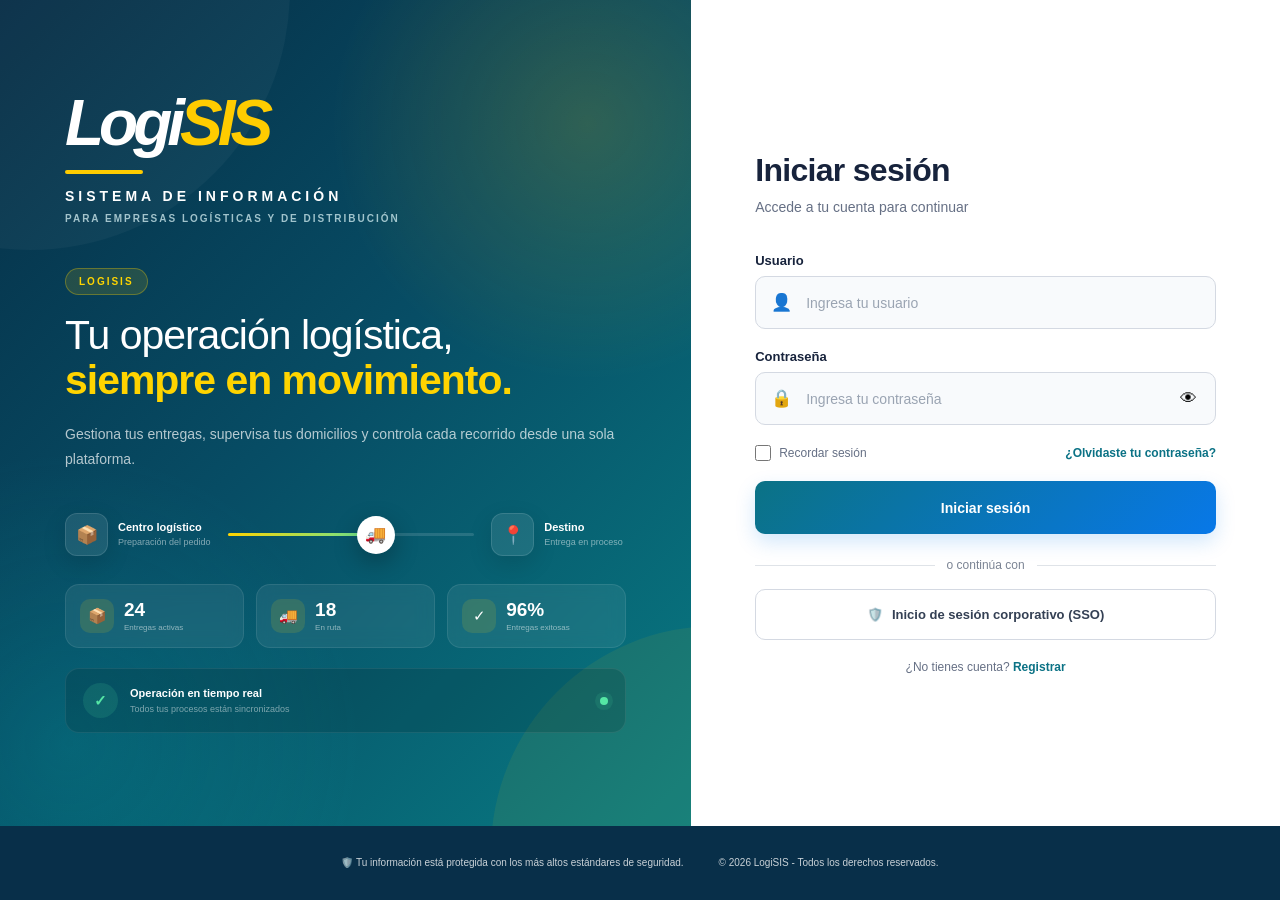
<file: src/main/resources/static/admin.html>
<!DOCTYPE html>
<html lang="es">

<head>

    <meta charset="UTF-8">

    <meta
        name="viewport"
        content="width=device-width, initial-scale=1.0"
    >

    <meta
        name="description"
        content="Panel de administración LogiSIS"
    >

    <title>LogiSIS - Panel del administrador</title>

    <link
        rel="preconnect"
        href="https://fonts.googleapis.com"
    >

    <link
        rel="preconnect"
        href="https://fonts.gstatic.com"
        crossorigin
    >

    <link
        href="https://fonts.googleapis.com/css2?family=Montserrat:wght@400;500;600;700;800&display=swap"
        rel="stylesheet"
    >

    <link
        rel="stylesheet"
        href="css/domiciliario.css"
    >

    <link
        rel="stylesheet"
        href="css/admin.css"
    >

</head>


<body>

    <div class="app-domiciliario">

        <aside
            id="barraLateral"
            class="barra-lateral"
        >

            <div class="logo-panel">

                <div class="logo-texto">

                    <span class="logo-logi">
                        Logi
                    </span>

                    <span class="logo-sis">
                        SIS
                    </span>

                </div>

                <span class="logo-subtitulo">
                    PANEL ADMINISTRADOR
                </span>

            </div>


            <div class="perfil-sidebar">

                <div
                    id="avatarSidebar"
                    class="avatar"
                >
                    A
                </div>

                <div class="perfil-info">

                    <strong id="nombreSidebar">
                        Administrador
                    </strong>

                    <span>
                        Administrador
                    </span>

                </div>

                <span
                    class="estado-indicador"
                    title="Sesión activa"
                ></span>

            </div>


            <nav class="navegacion-panel">

                <p class="titulo-menu">
                    MENÚ PRINCIPAL
                </p>

                <button
                    type="button"
                    class="item-menu activo"
                    data-seccion="inicio"
                >

                    <span class="icono-menu">
                        🏠
                    </span>

                    <span>
                        Inicio
                    </span>

                </button>

                <button
                    type="button"
                    class="item-menu"
                    data-seccion="pedidos"
                >

                    <span class="icono-menu">
                        📦
                    </span>

                    <span>
                        Pedidos
                    </span>

                    <span
                        id="contadorPedidosMenu"
                        class="contador-menu"
                    >
                        0
                    </span>

                </button>

                <button
                    type="button"
                    class="item-menu"
                    data-seccion="domiciliarios"
                >

                    <span class="icono-menu">
                        🛵
                    </span>

                    <span>
                        Domiciliarios
                    </span>

                </button>

                <button
                    type="button"
                    class="item-menu"
                    data-seccion="novedades"
                >

                    <span class="icono-menu">
                        ⚠️
                    </span>

                    <span>
                        Novedades
                    </span>

                    <span
                        id="contadorNovedadesMenu"
                        class="contador-menu contador-alerta"
                    >
                        0
                    </span>

                </button>

                <p class="titulo-menu titulo-menu-secundario">
                    MI CUENTA
                </p>

                <button
                    type="button"
                    class="item-menu"
                    data-seccion="perfil"
                >

                    <span class="icono-menu">
                        👤
                    </span>

                    <span>
                        Mi perfil
                    </span>

                </button>

            </nav>


            <div class="sidebar-inferior">

                <button
                    type="button"
                    id="botonCerrarSesion"
                    class="boton-cerrar"
                >

                    <span>
                        ↪
                    </span>

                    Cerrar sesión

                </button>

            </div>

        </aside>


        <main class="contenido-principal">

            <header class="barra-superior">

                <div class="barra-superior-izquierda">

                    <button
                        type="button"
                        id="botonMenu"
                        class="boton-menu"
                        aria-label="Abrir menú"
                    >
                        ☰
                    </button>

                    <div>

                        <span class="miga-pan">
                            Panel de administración
                        </span>

                        <h1 id="tituloSeccion">
                            Inicio
                        </h1>

                    </div>

                </div>

                <div class="barra-superior-derecha">

                    <div class="usuario-superior">

                        <div
                            id="avatarSuperior"
                            class="avatar avatar-pequeno"
                        >
                            A
                        </div>

                        <div class="usuario-superior-info">

                            <strong id="nombreSuperior">
                                Administrador
                            </strong>

                            <span>
                                Administrador
                            </span>

                        </div>

                    </div>

                </div>

            </header>


            <div class="contenido-secciones">

                <section
                    id="seccion-inicio"
                    class="seccion activa"
                >

                    <div class="bienvenida">

                        <div>

                            <span class="etiqueta-seccion">
                                RESUMEN DE LA OPERACIÓN
                            </span>

                            <h2>
                                ¡Hola,
                                <span id="nombreBienvenida">
                                    Administrador
                                </span>
                                !
                                <span class="saludo-emoji">
                                    👋
                                </span>
                            </h2>

                            <p>
                                Revisa los pedidos, asígnalos y
                                da seguimiento a cada entrega.
                            </p>

                        </div>

                        <button
                            type="button"
                            class="boton-principal boton-nuevo"
                            data-accion="nuevo"
                        >
                            + Crear pedido
                        </button>

                    </div>


                    <div class="estadisticas-panel">

                        <article class="tarjeta-estadistica">

                            <div class="icono-estadistica azul">
                                📦
                            </div>

                            <div>

                                <span>
                                    Pedidos totales
                                </span>

                                <strong id="statTotal">
                                    0
                                </strong>

                                <small id="statSinAsignar">
                                    Sin información
                                </small>

                            </div>

                        </article>

                        <article class="tarjeta-estadistica">

                            <div class="icono-estadistica naranja">
                                🚚
                            </div>

                            <div>

                                <span>
                                    En proceso
                                </span>

                                <strong id="statProceso">
                                    0
                                </strong>

                                <small>
                                    Aún sin entregar
                                </small>

                            </div>

                        </article>

                        <article class="tarjeta-estadistica">

                            <div class="icono-estadistica verde">
                                ✓
                            </div>

                            <div>

                                <span>
                                    Entregados
                                </span>

                                <strong id="statEntregados">
                                    0
                                </strong>

                                <small>
                                    Entregas realizadas
                                </small>

                            </div>

                        </article>

                        <article class="tarjeta-estadistica">

                            <div class="icono-estadistica morado">
                                ⚠
                            </div>

                            <div>

                                <span>
                                    Con novedad
                                </span>

                                <strong id="statNovedades">
                                    0
                                </strong>

                                <small>
                                    Requieren atención
                                </small>

                            </div>

                        </article>

                    </div>


                    <div class="grid-inicio">

                        <article class="tarjeta-panel">

                            <div class="cabecera-tarjeta">

                                <div>

                                    <span class="mini-titulo">
                                        ACTIVIDAD
                                    </span>

                                    <h3>
                                        Pedidos recientes
                                    </h3>

                                </div>

                                <span class="icono-cabecera">
                                    📦
                                </span>

                            </div>

                            <div
                                id="listaRecientes"
                                class="lista-recientes"
                            ></div>

                        </article>

                        <article class="tarjeta-panel">

                            <div class="cabecera-tarjeta">

                                <div>

                                    <span class="mini-titulo">
                                        POR ASIGNAR
                                    </span>

                                    <h3>
                                        Sin domiciliario
                                    </h3>

                                </div>

                                <span class="icono-cabecera">
                                    🛵
                                </span>

                            </div>

                            <div
                                id="listaSinAsignar"
                                class="lista-recientes"
                            ></div>

                        </article>

                    </div>

                </section>


                <section
                    id="seccion-pedidos"
                    class="seccion"
                >

                    <div class="encabezado-seccion">

                        <div>

                            <span class="mini-titulo">
                                GESTIÓN
                            </span>

                            <h2>
                                Pedidos
                            </h2>

                            <p>
                                Crea, edita, asigna y da seguimiento
                                a todos los pedidos.
                            </p>

                        </div>

                        <div class="encabezado-acciones">

                            <button
                                type="button"
                                id="botonActualizar"
                                class="boton-secundario"
                            >
                                ↻ Actualizar
                            </button>

                            <button
                                type="button"
                                class="boton-principal boton-nuevo"
                                data-accion="nuevo"
                            >
                                + Crear pedido
                            </button>

                        </div>

                    </div>


                    <div class="barra-filtros">

                        <input
                            type="search"
                            id="buscarPedido"
                            class="campo-texto campo-buscar"
                            placeholder="Buscar por guía, destinatario o dirección"
                            autocomplete="off"
                        >

                        <select
                            id="filtroEstado"
                            class="campo-texto campo-filtro"
                        ></select>

                        <select
                            id="filtroAsignacion"
                            class="campo-texto campo-filtro"
                        >

                            <option value="todos">
                                Todas las asignaciones
                            </option>

                            <option value="sin">
                                Sin domiciliario
                            </option>

                            <option value="con">
                                Con domiciliario
                            </option>

                        </select>

                    </div>


                    <div
                        id="tablaPedidos"
                        class="tabla-contenedor"
                    ></div>

                </section>


                <section
                    id="seccion-domiciliarios"
                    class="seccion"
                >

                    <div class="encabezado-seccion">

                        <div>

                            <span class="mini-titulo">
                                EQUIPO
                            </span>

                            <h2>
                                Domiciliarios
                            </h2>

                            <p>
                                Usuarios registrados con rol de
                                domiciliario y su carga de trabajo.
                            </p>

                        </div>

                    </div>

                    <div
                        id="tablaDomiciliarios"
                        class="tabla-contenedor"
                    ></div>

                </section>


                <section
                    id="seccion-novedades"
                    class="seccion"
                >

                    <div class="encabezado-seccion">

                        <div>

                            <span class="mini-titulo">
                                SEGUIMIENTO
                            </span>

                            <h2>
                                Novedades
                            </h2>

                            <p>
                                Pedidos reportados con novedad por
                                los domiciliarios.
                            </p>

                        </div>

                    </div>

                    <div
                        id="listaNovedades"
                        class="lista-pedidos"
                    ></div>

                </section>


                <section
                    id="seccion-perfil"
                    class="seccion"
                >

                    <div class="encabezado-seccion">

                        <div>

                            <span class="mini-titulo">
                                MI CUENTA
                            </span>

                            <h2>
                                Mi perfil
                            </h2>

                            <p>
                                Consulta la información de tu cuenta.
                            </p>

                        </div>

                    </div>

                    <div class="perfil-panel">

                        <div class="perfil-panel-cabecera">

                            <div
                                id="avatarPerfil"
                                class="avatar avatar-grande"
                            >
                                A
                            </div>

                            <div>

                                <h3 id="nombrePerfil">
                                    Administrador
                                </h3>

                                <span>
                                    Administrador
                                </span>

                            </div>

                        </div>

                        <div class="datos-perfil">

                            <div class="dato-perfil">

                                <span>
                                    Nombre completo
                                </span>

                                <strong id="datoNombre">
                                    No disponible
                                </strong>

                            </div>

                            <div class="dato-perfil">

                                <span>
                                    Usuario
                                </span>

                                <strong id="datoUsuario">
                                    No disponible
                                </strong>

                            </div>

                            <div class="dato-perfil">

                                <span>
                                    Correo electrónico
                                </span>

                                <strong id="datoCorreo">
                                    No disponible
                                </strong>

                            </div>

                            <div class="dato-perfil">

                                <span>
                                    Rol
                                </span>

                                <strong id="datoRol">
                                    ADMINISTRADOR
                                </strong>

                            </div>

                        </div>

                    </div>

                </section>

            </div>


            <footer class="footer-panel">

                <span>
                    © 2026 LogiSIS
                </span>

                <span>
                    Sistema de Información para Empresas Logísticas
                </span>

            </footer>

        </main>

    </div>


    <div
        id="overlayMenu"
        class="overlay-menu"
    ></div>


    <div
        id="modalPedido"
        class="modal-fondo"
        hidden
    >

        <form
            id="formPedido"
            class="modal-ventana modal-ancha"
            role="dialog"
            aria-modal="true"
            aria-labelledby="modalPedidoTitulo"
            novalidate
        >

            <div class="modal-cabecera">

                <div>

                    <span
                        id="modalPedidoEtiqueta"
                        class="mini-titulo"
                    >
                        NUEVO PEDIDO
                    </span>

                    <h3 id="modalPedidoTitulo">
                        Crear pedido
                    </h3>

                </div>

                <button
                    type="button"
                    class="modal-cerrar"
                    data-accion="cerrar"
                    aria-label="Cerrar"
                >
                    ×
                </button>

            </div>

            <div class="modal-cuerpo">

                <div class="campo-grid">

                    <div class="campo">

                        <label
                            for="fRemitente"
                            class="campo-etiqueta"
                        >
                            Remitente
                        </label>

                        <input
                            id="fRemitente"
                            class="campo-texto"
                            type="text"
                            maxlength="80"
                            autocomplete="off"
                        >

                    </div>

                    <div class="campo">

                        <label
                            for="fDestinatario"
                            class="campo-etiqueta"
                        >
                            Destinatario
                        </label>

                        <input
                            id="fDestinatario"
                            class="campo-texto"
                            type="text"
                            maxlength="80"
                            autocomplete="off"
                        >

                    </div>

                    <div class="campo">

                        <label
                            for="fTelefono"
                            class="campo-etiqueta"
                        >
                            Teléfono
                        </label>

                        <input
                            id="fTelefono"
                            class="campo-texto"
                            type="tel"
                            maxlength="20"
                            autocomplete="off"
                        >

                    </div>

                    <div class="campo">

                        <label
                            for="fPrioridad"
                            class="campo-etiqueta"
                        >
                            Prioridad
                        </label>

                        <select
                            id="fPrioridad"
                            class="campo-texto"
                        >

                            <option value="Normal">
                                Normal
                            </option>

                            <option value="Alta">
                                Alta
                            </option>

                        </select>

                    </div>

                    <div class="campo campo-completo">

                        <label
                            for="fDireccion"
                            class="campo-etiqueta"
                        >
                            Dirección
                        </label>

                        <input
                            id="fDireccion"
                            class="campo-texto"
                            type="text"
                            maxlength="120"
                            autocomplete="off"
                        >

                    </div>

                    <div class="campo">

                        <label
                            for="fCiudad"
                            class="campo-etiqueta"
                        >
                            Ciudad
                        </label>

                        <input
                            id="fCiudad"
                            class="campo-texto"
                            type="text"
                            maxlength="60"
                            autocomplete="off"
                        >

                    </div>

                    <div class="campo">

                        <label
                            for="fContenido"
                            class="campo-etiqueta"
                        >
                            Contenido
                        </label>

                        <input
                            id="fContenido"
                            class="campo-texto"
                            type="text"
                            maxlength="120"
                            autocomplete="off"
                        >

                    </div>

                    <div class="campo">

                        <label
                            for="fDistancia"
                            class="campo-etiqueta"
                        >
                            Distancia (km)
                        </label>

                        <input
                            id="fDistancia"
                            class="campo-texto"
                            type="number"
                            min="0"
                            step="0.1"
                            value="0"
                        >

                    </div>

                    <div class="campo">

                        <label
                            for="fTiempo"
                            class="campo-etiqueta"
                        >
                            Tiempo estimado (min)
                        </label>

                        <input
                            id="fTiempo"
                            class="campo-texto"
                            type="number"
                            min="0"
                            step="1"
                            value="0"
                        >

                    </div>

                    <div
                        id="campoDomiciliario"
                        class="campo campo-completo"
                    >

                        <label
                            for="fDomiciliario"
                            class="campo-etiqueta"
                        >
                            Domiciliario (opcional)
                        </label>

                        <select
                            id="fDomiciliario"
                            class="campo-texto"
                        ></select>

                    </div>

                </div>

                <p
                    id="errorFormulario"
                    class="error-formulario"
                    hidden
                ></p>

            </div>

            <div class="modal-acciones">

                <button
                    type="button"
                    class="boton-secundario"
                    data-accion="cerrar"
                >
                    Cancelar
                </button>

                <button
                    type="submit"
                    id="botonGuardarPedido"
                    class="boton-principal boton-guardar"
                >
                    Guardar pedido
                </button>

            </div>

        </form>

    </div>


    <div
        id="modalDetalle"
        class="modal-fondo"
        hidden
    >

        <div
            class="modal-ventana"
            role="dialog"
            aria-modal="true"
            aria-labelledby="modalDetalleTitulo"
        >

            <div class="modal-cabecera">

                <div>

                    <span class="mini-titulo">
                        DETALLE DEL PEDIDO
                    </span>

                    <h3 id="modalDetalleTitulo">
                        Pedido
                    </h3>

                </div>

                <button
                    type="button"
                    class="modal-cerrar"
                    data-accion="cerrar"
                    aria-label="Cerrar"
                >
                    ×
                </button>

            </div>

            <div
                id="modalDetalleCuerpo"
                class="modal-cuerpo"
            ></div>

            <div
                id="modalDetalleAcciones"
                class="modal-acciones"
            ></div>

        </div>

    </div>


    <div
        id="modalAsignar"
        class="modal-fondo"
        hidden
    >

        <form
            id="formAsignar"
            class="modal-ventana modal-estrecha"
            role="dialog"
            aria-modal="true"
            aria-labelledby="modalAsignarTitulo"
        >

            <div class="modal-cabecera">

                <div>

                    <span class="mini-titulo">
                        ASIGNACIÓN
                    </span>

                    <h3 id="modalAsignarTitulo">
                        Asignar domiciliario
                    </h3>

                </div>

                <button
                    type="button"
                    class="modal-cerrar"
                    data-accion="cerrar"
                    aria-label="Cerrar"
                >
                    ×
                </button>

            </div>

            <div class="modal-cuerpo">

                <label
                    for="selectAsignar"
                    class="campo-etiqueta"
                >
                    Domiciliario
                </label>

                <select
                    id="selectAsignar"
                    class="campo-texto"
                ></select>

                <p class="ayuda-formulario">
                    Al asignar, el pedido pasa a "En ciudad destino"
                    y el domiciliario recibe un aviso.
                </p>

            </div>

            <div class="modal-acciones">

                <button
                    type="button"
                    class="boton-secundario"
                    data-accion="cerrar"
                >
                    Cancelar
                </button>

                <button
                    type="submit"
                    class="boton-principal boton-guardar"
                >
                    Asignar
                </button>

            </div>

        </form>

    </div>


    <div
        id="modalEstado"
        class="modal-fondo"
        hidden
    >

        <form
            id="formEstado"
            class="modal-ventana modal-estrecha"
            role="dialog"
            aria-modal="true"
            aria-labelledby="modalEstadoTitulo"
        >

            <div class="modal-cabecera">

                <div>

                    <span class="mini-titulo">
                        SEGUIMIENTO
                    </span>

                    <h3 id="modalEstadoTitulo">
                        Cambiar estado
                    </h3>

                </div>

                <button
                    type="button"
                    class="modal-cerrar"
                    data-accion="cerrar"
                    aria-label="Cerrar"
                >
                    ×
                </button>

            </div>

            <div class="modal-cuerpo">

                <label
                    for="selectEstado"
                    class="campo-etiqueta"
                >
                    Nuevo estado
                </label>

                <select
                    id="selectEstado"
                    class="campo-texto"
                ></select>

                <label
                    for="textoObservacion"
                    class="campo-etiqueta"
                >
                    Observación
                    <span id="obsOpcional">(opcional)</span>
                </label>

                <textarea
                    id="textoObservacion"
                    class="campo-texto"
                    rows="3"
                    maxlength="300"
                    placeholder="Notas sobre el cambio de estado"
                ></textarea>

                <p
                    id="errorEstado"
                    class="error-formulario"
                    hidden
                ></p>

            </div>

            <div class="modal-acciones">

                <button
                    type="button"
                    class="boton-secundario"
                    data-accion="cerrar"
                >
                    Cancelar
                </button>

                <button
                    type="submit"
                    class="boton-principal boton-guardar"
                >
                    Actualizar estado
                </button>

            </div>

        </form>

    </div>


    <div
        id="toast"
        class="toast"
        role="status"
        aria-live="polite"
    >

        <strong id="toastTitulo"></strong>

        <span id="toastMensaje"></span>

    </div>


    <script src="js/admin.js"></script>

</body>

</html>
</file>
<file: src/main/resources/static/css/domiciliario.css>
/* =========================================================
   LOGISIS - PANEL DEL DOMICILIARIO
   domiciliario.css
   ========================================================= */


/* =========================================================
   1. RESET GENERAL
   ========================================================= */

* {
    margin: 0;
    padding: 0;
    box-sizing: border-box;
}

html {
    width: 100%;
    min-height: 100%;
    scroll-behavior: smooth;
}

body {
    width: 100%;
    min-height: 100vh;

    font-family:
        "Montserrat",
        Arial,
        Helvetica,
        sans-serif;

    background: #f4f7fb;
    color: #17233c;

    overflow-x: hidden;
}


/* =========================================================
   2. VARIABLES
   ========================================================= */

:root {

    --azul-oscuro: #062d45;
    --azul-principal: #0b7285;
    --azul-claro: #0878e8;
    --turquesa: #087b83;

    --amarillo: #ffcc00;

    --verde: #16a34a;
    --verde-claro: #55e6a5;

    --naranja: #f59e0b;
    --rojo: #dc2626;
    --morado: #7c3aed;

    --texto: #17233c;
    --texto-secundario: #667085;
    --texto-suave: #94a3b8;

    --fondo: #f4f7fb;
    --blanco: #ffffff;

    --borde: #e2e8f0;

    --sombra:
        0 8px 25px rgba(15, 23, 42, 0.07);

    --sombra-grande:
        0 18px 45px rgba(15, 23, 42, 0.10);

    --radio: 14px;
}


/* =========================================================
   3. CONTENEDOR PRINCIPAL
   ========================================================= */

.app-domiciliario {
    width: 100%;
    min-height: 100vh;

    display: flex;

    background: var(--fondo);
}


/* =========================================================
   4. BARRA LATERAL
   ========================================================= */

.barra-lateral {

    position: fixed;

    top: 0;
    left: 0;
    bottom: 0;

    width: 265px;

    display: flex;
    flex-direction: column;

    background:
        linear-gradient(
            180deg,
            #062d45 0%,
            #074d65 55%,
            #087b83 100%
        );

    color: #ffffff;

    z-index: 1000;

    overflow-y: auto;
    overflow-x: hidden;

    box-shadow:
        8px 0 30px rgba(6, 45, 69, 0.15);
}


/* =========================================================
   5. LOGO
   ========================================================= */

.logo-panel {

    padding: 27px 25px 22px;

    border-bottom:
        1px solid rgba(255, 255, 255, 0.09);
}

.logo-texto {

    display: inline-flex;
    align-items: center;

    font-size: 34px;
    font-weight: 900;
    font-style: italic;

    letter-spacing: -2px;
    line-height: 1;
}

.logo-logi {
    color: #ffffff;
}

.logo-sis {
    color: var(--amarillo);
}

.logo-subtitulo {

    display: block;

    margin-top: 10px;

    color:
        rgba(255, 255, 255, 0.52);

    font-size: 8px;
    font-weight: 700;

    letter-spacing: 2px;
}


/* =========================================================
   6. PERFIL SIDEBAR
   ========================================================= */

.perfil-sidebar {

    margin: 20px 17px;

    padding: 15px;

    display: flex;
    align-items: center;

    gap: 11px;

    border:
        1px solid rgba(255, 255, 255, 0.10);

    border-radius: 13px;

    background:
        rgba(255, 255, 255, 0.07);

    backdrop-filter: blur(8px);
    -webkit-backdrop-filter: blur(8px);
}

.avatar {

    width: 43px;
    height: 43px;

    flex-shrink: 0;

    display: flex;
    align-items: center;
    justify-content: center;

    border-radius: 50%;

    background:
        linear-gradient(
            135deg,
            #ffcc00,
            #ffd84d
        );

    color: #082f49;

    font-size: 15px;
    font-weight: 900;

    box-shadow:
        0 5px 15px rgba(0, 0, 0, 0.15);
}

.perfil-info {
    flex: 1;
    min-width: 0;
}

.perfil-info strong {

    display: block;

    color: #ffffff;

    font-size: 12px;
    font-weight: 800;

    white-space: nowrap;
    overflow: hidden;
    text-overflow: ellipsis;
}

.perfil-info span {

    display: block;

    margin-top: 4px;

    color:
        rgba(255, 255, 255, 0.52);

    font-size: 9px;
}


/* INDICADOR DE ESTADO */

.estado-indicador {

    width: 8px;
    height: 8px;

    flex-shrink: 0;

    border-radius: 50%;

    background: var(--verde-claro);

    box-shadow:
        0 0 0 4px rgba(85, 230, 165, 0.10);

    animation:
        pulso-online 2s infinite;
}


/* =========================================================
   7. NAVEGACIÓN
   ========================================================= */

.navegacion-panel {

    flex: 1;

    padding: 5px 15px;
}

.titulo-menu {

    margin: 15px 10px 9px;

    color:
        rgba(255, 255, 255, 0.38);

    font-size: 8px;
    font-weight: 800;

    letter-spacing: 1.8px;

    text-transform: uppercase;
}

.titulo-menu-secundario {
    margin-top: 25px;
}


/* ITEMS */

.item-menu {

    width: 100%;
    min-height: 46px;

    margin-bottom: 5px;

    padding: 0 13px;

    display: flex;
    align-items: center;

    gap: 12px;

    border: none;
    border-radius: 10px;

    background: transparent;

    color:
        rgba(255, 255, 255, 0.68);

    font-family: inherit;

    font-size: 12px;
    font-weight: 600;

    cursor: pointer;

    transition:
        background 0.2s ease,
        color 0.2s ease,
        transform 0.2s ease;
}

.item-menu:hover {

    background:
        rgba(255, 255, 255, 0.08);

    color: #ffffff;

    transform:
        translateX(3px);
}

.item-menu.activo {

    background:
        rgba(255, 255, 255, 0.13);

    color: #ffffff;

    box-shadow:
        inset 3px 0 0 var(--amarillo);
}

.icono-menu {

    width: 22px;

    display: flex;
    align-items: center;
    justify-content: center;

    font-size: 16px;
}

.contador-menu {

    min-width: 21px;
    height: 21px;

    padding: 0 6px;

    margin-left: auto;

    display: flex;
    align-items: center;
    justify-content: center;

    border-radius: 20px;

    background: var(--amarillo);

    color: #082f49;

    font-size: 9px;
    font-weight: 900;
}


/* =========================================================
   8. PARTE INFERIOR SIDEBAR
   ========================================================= */

.sidebar-inferior {

    padding: 15px;
}


/* SOPORTE */

.soporte-sidebar {

    margin-bottom: 15px;

    padding: 14px;

    display: flex;
    align-items: flex-start;

    gap: 10px;

    border:
        1px solid rgba(255, 255, 255, 0.08);

    border-radius: 12px;

    background:
        rgba(0, 0, 0, 0.10);
}

.soporte-icono {

    width: 25px;
    height: 25px;

    flex-shrink: 0;

    display: flex;
    align-items: center;
    justify-content: center;

    border-radius: 50%;

    background:
        rgba(255, 255, 255, 0.10);

    color: var(--amarillo);

    font-size: 12px;
    font-weight: 800;
}

.soporte-sidebar strong {

    display: block;

    color: #ffffff;

    font-size: 10px;
}

.soporte-sidebar small {

    display: block;

    margin-top: 5px;

    color:
        rgba(255, 255, 255, 0.48);

    font-size: 8px;

    line-height: 1.4;
}


/* CERRAR SESIÓN */

.boton-cerrar {

    width: 100%;
    height: 42px;

    display: flex;
    align-items: center;
    justify-content: center;

    gap: 8px;

    border:
        1px solid rgba(255, 255, 255, 0.12);

    border-radius: 9px;

    background:
        rgba(255, 255, 255, 0.05);

    color:
        rgba(255, 255, 255, 0.65);

    font-family: inherit;

    font-size: 10px;
    font-weight: 700;

    cursor: pointer;

    transition:
        background 0.2s ease,
        color 0.2s ease;
}

.boton-cerrar:hover {

    background:
        rgba(220, 38, 38, 0.18);

    color: #ffffff;
}


/* =========================================================
   9. CONTENIDO PRINCIPAL
   ========================================================= */

.contenido-principal {

    width: calc(100% - 265px);

    min-height: 100vh;

    margin-left: 265px;
}


/* =========================================================
   10. BARRA SUPERIOR
   ========================================================= */

.barra-superior {

    position: sticky;

    top: 0;

    width: 100%;
    min-height: 76px;

    padding: 0 38px;

    display: flex;
    align-items: center;
    justify-content: space-between;

    background:
        rgba(255, 255, 255, 0.95);

    border-bottom:
        1px solid #e9edf3;

    backdrop-filter: blur(10px);
    -webkit-backdrop-filter: blur(10px);

    z-index: 100;
}

.barra-superior-izquierda {

    display: flex;
    align-items: center;

    gap: 15px;
}

.barra-superior-derecha {

    display: flex;
    align-items: center;

    gap: 15px;
}


/* BOTÓN MENÚ */

.boton-menu {

    width: 38px;
    height: 38px;

    display: none;

    align-items: center;
    justify-content: center;

    border:
        1px solid #e1e6ee;

    border-radius: 10px;

    background: #ffffff;

    color: #475569;

    font-size: 18px;

    cursor: pointer;
}


/* MIGAS */

.miga-pan {

    display: block;

    margin-bottom: 4px;

    color: var(--texto-secundario);

    font-size: 9px;
    font-weight: 700;

    text-transform: uppercase;
    letter-spacing: 1px;
}

.barra-superior h1 {

    color: var(--texto);

    font-size: 20px;
    font-weight: 800;
}


/* =========================================================
   11. NOTIFICACIONES
   ========================================================= */

.boton-notificacion {

    position: relative;

    width: 40px;
    height: 40px;

    display: flex;
    align-items: center;
    justify-content: center;

    border:
        1px solid #e1e6ee;

    border-radius: 10px;

    background: #ffffff;

    font-size: 16px;

    cursor: pointer;

    transition:
        background 0.2s ease,
        transform 0.2s ease;
}

.boton-notificacion:hover {

    background: #f7f9fc;

    transform:
        translateY(-1px);
}

.badge-notificacion {

    position: absolute;

    top: -4px;
    right: -4px;

    min-width: 18px;
    height: 18px;

    padding: 0 4px;

    display: flex;
    align-items: center;
    justify-content: center;

    border-radius: 20px;

    background: var(--rojo);

    color: #ffffff;

    font-size: 8px;
    font-weight: 800;
}


/* =========================================================
   12. USUARIO SUPERIOR
   ========================================================= */

.usuario-superior {

    display: flex;
    align-items: center;

    gap: 9px;
}

.avatar-pequeno {

    width: 38px;
    height: 38px;

    font-size: 13px;
}

.usuario-superior-info strong {

    display: block;

    color: var(--texto);

    font-size: 11px;
    font-weight: 800;
}

.usuario-superior-info span {

    display: block;

    margin-top: 3px;

    color: var(--texto-suave);

    font-size: 8px;
}


/* =========================================================
   13. CONTENIDO DE SECCIONES
   ========================================================= */

.contenido-secciones {

    width: 100%;

    max-width: 1450px;

    margin: 0 auto;

    padding:
        35px 38px 45px;
}


/* =========================================================
   14. SECCIONES
   ========================================================= */

.seccion {

    display: none;

    animation:
        aparecer-seccion 0.25s ease;
}

.seccion.activa {
    display: block;
}


/* =========================================================
   15. BIENVENIDA
   ========================================================= */

.bienvenida {

    margin-bottom: 28px;

    display: flex;

    align-items: flex-end;
    justify-content: space-between;

    gap: 25px;
}

.etiqueta-seccion {

    display: inline-flex;

    align-items: center;

    padding:
        6px 10px;

    margin-bottom: 10px;

    border:
        1px solid #d8e8ed;

    border-radius: 20px;

    background: #eef8fa;

    color: var(--azul-principal);

    font-size: 9px;
    font-weight: 800;

    letter-spacing: 1px;
}

.bienvenida h2 {

    color: var(--texto);

    font-size:
        clamp(25px, 3vw, 36px);

    font-weight: 800;

    line-height: 1.15;

    letter-spacing: -1px;
}

.bienvenida h2 > span:first-of-type {

    color: var(--azul-principal);
}

.saludo-emoji {
    color: initial;
}

.bienvenida p {

    margin-top: 8px;

    color: var(--texto-secundario);

    font-size: 13px;
}


/* =========================================================
   16. ESTADO DE TRABAJO
   ========================================================= */

.estado-trabajo {

    display: flex;
    align-items: center;

    gap: 10px;
}

.estado-trabajo > span {

    color: #475569;

    font-size: 11px;
    font-weight: 700;
}

.estado-trabajo select {

    height: 36px;

    padding:
        0 30px 0 11px;

    border:
        1px solid #d7dee8;

    border-radius: 8px;

    outline: none;

    background: #ffffff;

    color: #334155;

    font-family: inherit;

    font-size: 11px;
    font-weight: 700;

    cursor: pointer;
}

.estado-trabajo select:focus {

    border-color:
        var(--azul-principal);

    box-shadow:
        0 0 0 3px
        rgba(11, 114, 133, 0.09);
}


/* =========================================================
   17. ESTADÍSTICAS
   ========================================================= */

.estadisticas-panel {

    display: grid;

    grid-template-columns:
        repeat(4, minmax(0, 1fr));

    gap: 15px;

    margin-bottom: 25px;
}

.tarjeta-estadistica {

    position: relative;

    min-width: 0;

    padding: 19px;

    display: flex;
    align-items: center;

    gap: 14px;

    border:
        1px solid var(--borde);

    border-radius: var(--radio);

    background: #ffffff;

    box-shadow: var(--sombra);

    overflow: hidden;

    transition:
        transform 0.22s ease,
        box-shadow 0.22s ease;
}

.tarjeta-estadistica::after {

    content: "";

    position: absolute;

    right: -25px;
    bottom: -30px;

    width: 90px;
    height: 90px;

    border-radius: 50%;

    background:
        rgba(11, 114, 133, 0.04);
}

.tarjeta-estadistica:hover {

    transform:
        translateY(-4px);

    box-shadow:
        0 14px 32px
        rgba(15, 23, 42, 0.10);
}

.icono-estadistica {

    width: 45px;
    height: 45px;

    flex-shrink: 0;

    display: flex;
    align-items: center;
    justify-content: center;

    border-radius: 11px;

    background: #eef5ff;

    font-size: 18px;
}

.icono-estadistica.azul {
    background: #eef5ff;
}

.icono-estadistica.verde {
    background: #ecfdf3;
}

.icono-estadistica.naranja {
    background: #fff7e6;
}

.icono-estadistica.morado {
    background: #f3e8ff;
}

.tarjeta-estadistica span {

    display: block;

    color: var(--texto-secundario);

    font-size: 9px;
    font-weight: 600;
}

.tarjeta-estadistica strong {

    display: block;

    margin-top: 5px;

    color: var(--texto);

    font-size: 27px;
    font-weight: 900;

    line-height: 1;
}

.tarjeta-estadistica small {

    display: block;

    margin-top: 5px;

    color: var(--texto-suave);

    font-size: 8px;
}


/* =========================================================
   18. GRID INICIO
   ========================================================= */

.grid-inicio {

    display: grid;

    grid-template-columns:
        minmax(0, 1.65fr)
        minmax(300px, 0.85fr);

    gap: 20px;
}


/* =========================================================
   19. TARJETAS
   ========================================================= */

.tarjeta-panel {

    border:
        1px solid var(--borde);

    border-radius: var(--radio);

    background: #ffffff;

    box-shadow: var(--sombra);

    overflow: hidden;
}

.cabecera-tarjeta {

    min-height: 65px;

    padding:
        15px 20px;

    display: flex;
    align-items: center;
    justify-content: space-between;

    border-bottom:
        1px solid #edf0f4;
}

.mini-titulo {

    display: block;

    margin-bottom: 5px;

    color:
        var(--azul-principal);

    font-size: 8px;
    font-weight: 800;

    letter-spacing: 1px;
}

.cabecera-tarjeta h3 {

    color: var(--texto);

    font-size: 14px;
    font-weight: 800;
}

.icono-cabecera {

    font-size: 20px;
}


/* =========================================================
   20. ESTADO PEDIDO
   ========================================================= */

.badge-estado {

    display: inline-flex;

    align-items: center;

    padding:
        6px 10px;

    border-radius: 20px;

    font-size: 8px;
    font-weight: 800;
}

.badge-estado.pendiente {

    background: #fff7e6;

    color: #b45309;
}

.badge-estado.en-ruta {

    background: #eef5ff;

    color: #2563eb;
}

.badge-estado.completado {

    background: #ecfdf3;

    color: #15803d;
}


/* =========================================================
   21. PRÓXIMO PEDIDO
   ========================================================= */

.pedido-principal {

    padding: 25px;
}

.pedido-vacio {

    min-height: 170px;

    display: flex;

    flex-direction: column;

    align-items: center;
    justify-content: center;

    text-align: center;
}

.pedido-vacio > span {

    width: 55px;
    height: 55px;

    margin-bottom: 12px;

    display: flex;
    align-items: center;
    justify-content: center;

    border-radius: 50%;

    background: #eef8fa;

    font-size: 23px;
}

.pedido-vacio strong {

    color: var(--texto);

    font-size: 13px;
}

.pedido-vacio p {

    max-width: 300px;

    margin-top: 7px;

    color: var(--texto-secundario);

    font-size: 10px;

    line-height: 1.5;
}


/* =========================================================
   22. RESUMEN DE RUTA
   ========================================================= */

.resumen-ruta {

    padding: 20px;

    display: grid;

    grid-template-columns:
        repeat(3, 1fr);

    gap: 10px;
}

.dato-ruta {

    padding: 13px;

    border-radius: 10px;

    background: #f7f9fc;
}

.dato-icono {

    display: block;

    margin-bottom: 8px;

    font-size: 16px;
}

.dato-ruta strong {

    display: block;

    color: var(--texto);

    font-size: 14px;
    font-weight: 900;
}

.dato-ruta span {

    display: block;

    margin-top: 4px;

    color: var(--texto-secundario);

    font-size: 8px;
}


/* =========================================================
   23. BOTONES
   ========================================================= */

.boton-principal {

    min-height: 43px;

    margin:
        0 20px 20px;

    padding:
        0 18px;

    display: inline-flex;

    align-items: center;
    justify-content: center;

    gap: 8px;

    border: none;

    border-radius: 9px;

    background:
        linear-gradient(
            135deg,
            #0b7285,
            #0878e8
        );

    color: #ffffff;

    font-family: inherit;

    font-size: 11px;
    font-weight: 800;

    cursor: pointer;

    box-shadow:
        0 7px 17px
        rgba(8, 120, 232, 0.16);

    transition:
        transform 0.2s ease,
        box-shadow 0.2s ease;
}

.boton-principal:hover {

    transform:
        translateY(-2px);

    box-shadow:
        0 10px 23px
        rgba(8, 120, 232, 0.24);
}

.boton-secundario {

    min-height: 38px;

    padding:
        0 14px;

    border:
        1px solid #d7dee8;

    border-radius: 8px;

    background: #ffffff;

    color: var(--texto);

    font-family: inherit;

    font-size: 10px;
    font-weight: 700;

    cursor: pointer;

    transition:
        background 0.2s ease,
        border-color 0.2s ease;
}

.boton-secundario:hover {

    background: #f7f9fc;

    border-color:
        #bfc7d4;
}


/* =========================================================
   24. ESTADO DEL SISTEMA
   ========================================================= */

.estado-sistema {

    margin-top: 20px;

    padding:
        15px 18px;

    display: flex;
    align-items: center;

    gap: 12px;

    border:
        1px solid #dceee5;

    border-radius: 12px;

    background: #f4fcf7;
}

.estado-sistema-icono {

    width: 34px;
    height: 34px;

    flex-shrink: 0;

    display: flex;
    align-items: center;
    justify-content: center;

    border-radius: 50%;

    background:
        rgba(22, 163, 74, 0.10);

    color: var(--verde);

    font-size: 14px;
    font-weight: 900;
}

.estado-sistema strong {

    display: block;

    color: #166534;

    font-size: 10px;
}

.estado-sistema span:not(.pulso-online) {

    display: block;

    margin-top: 3px;

    color: #64748b;

    font-size: 8px;
}

.pulso-online {

    width: 8px;
    height: 8px;

    margin-left: auto;

    flex-shrink: 0;

    border-radius: 50%;

    background: var(--verde-claro);

    box-shadow:
        0 0 0 4px
        rgba(85, 230, 165, 0.10);

    animation:
        pulso-online 2s infinite;
}


/* =========================================================
   25. ENCABEZADOS DE SECCIÓN
   ========================================================= */

.encabezado-seccion {

    margin-bottom: 25px;

    display: flex;
    align-items: flex-end;
    justify-content: space-between;

    gap: 20px;
}

.encabezado-seccion h2 {

    color: var(--texto);

    font-size: 27px;
    font-weight: 800;

    letter-spacing: -0.6px;
}

.encabezado-seccion p {

    margin-top: 7px;

    color: var(--texto-secundario);

    font-size: 12px;
}


/* =========================================================
   26. LISTA DE PEDIDOS
   ========================================================= */

.lista-pedidos {

    width: 100%;

    border:
        1px solid var(--borde);

    border-radius: var(--radio);

    background: #ffffff;

    box-shadow: var(--sombra);

    overflow: hidden;
}

.pedido-item {

    padding:
        16px 20px;

    display: flex;
    align-items: center;

    gap: 13px;

    border-bottom:
        1px solid #edf0f4;
}

.pedido-item:last-child {
    border-bottom: none;
}

.pedido-icono {

    width: 40px;
    height: 40px;

    flex-shrink: 0;

    display: flex;
    align-items: center;
    justify-content: center;

    border-radius: 10px;

    background: #eef8fa;

    font-size: 16px;
}

.pedido-info {

    flex: 1;

    min-width: 0;
}

.pedido-info strong {

    display: block;

    color: var(--texto);

    font-size: 11px;
    font-weight: 800;
}

.pedido-info span {

    display: block;

    margin-top: 4px;

    color: var(--texto-secundario);

    font-size: 9px;
}


/* =========================================================
   27. RUTA
   ========================================================= */

.ruta-panel {

    padding: 20px;

    border:
        1px solid var(--borde);

    border-radius: var(--radio);

    background: #ffffff;

    box-shadow: var(--sombra);
}

.ruta-resumen-superior {

    display: flex;

    align-items: center;
    justify-content: space-between;

    margin-bottom: 20px;
}

.ruta-resumen-superior span:first-child {

    display: block;

    color: var(--texto-secundario);

    font-size: 9px;
}

.ruta-resumen-superior strong {

    display: block;

    margin-top: 4px;

    color: var(--texto);

    font-size: 14px;
}


/* MAPA */

.mapa-simulacion {

    position: relative;

    width: 100%;
    height: 320px;

    overflow: hidden;

    border-radius: 15px;

    background:
        linear-gradient(
            135deg,
            #e9f4f5,
            #f7fafb
        );

    border:
        1px solid #dce9ed;
}

.mapa-grid {

    position: absolute;

    inset: 0;

    background-image:
        linear-gradient(
            rgba(11, 114, 133, 0.08) 1px,
            transparent 1px
        ),
        linear-gradient(
            90deg,
            rgba(11, 114, 133, 0.08) 1px,
            transparent 1px
        );

    background-size:
        40px 40px;
}

.linea-mapa {

    position: absolute;

    top: 50%;
    left: 15%;
    right: 15%;

    height: 5px;

    transform:
        rotate(-8deg);

    border-radius: 20px;

    background:
        linear-gradient(
            90deg,
            var(--azul-principal),
            var(--azul-claro)
        );
}

.marcador {

    position: absolute;

    display: flex;

    flex-direction: column;

    align-items: center;

    gap: 5px;

    z-index: 2;
}

.marcador span {

    width: 44px;
    height: 44px;

    display: flex;

    align-items: center;
    justify-content: center;

    border-radius: 50%;

    background: #ffffff;

    box-shadow:
        0 8px 20px
        rgba(15, 23, 42, 0.15);

    font-size: 19px;
}

.marcador small {

    padding:
        4px 7px;

    border-radius: 6px;

    background: #ffffff;

    color: var(--texto);

    font-size: 8px;
    font-weight: 800;
}

.marcador-origen {

    left: 12%;
    top: 25%;
}

.marcador-destino {

    right: 12%;
    bottom: 18%;
}

.vehiculo-mapa {

    position: absolute;

    left: 50%;
    top: 48%;

    width: 45px;
    height: 45px;

    display: flex;

    align-items: center;
    justify-content: center;

    transform:
        translate(-50%, -50%);

    border-radius: 50%;

    background: #ffffff;

    box-shadow:
        0 8px 22px
        rgba(15, 23, 42, 0.18);

    font-size: 20px;

    animation:
        mover-vehiculo 4s ease-in-out infinite alternate;
}


/* PARADAS */

.paradas-ruta {

    margin-top: 20px;
}

.parada {

    display: flex;

    align-items: center;

    gap: 12px;

    padding: 13px 0;

    border-bottom:
        1px solid #edf0f4;
}

.parada:last-child {
    border-bottom: none;
}

.numero-parada {

    width: 30px;
    height: 30px;

    flex-shrink: 0;

    display: flex;

    align-items: center;
    justify-content: center;

    border-radius: 50%;

    background: #eef8fa;

    color: var(--azul-principal);

    font-size: 10px;
    font-weight: 900;
}

.parada strong {

    display: block;

    color: var(--texto);

    font-size: 11px;
}

.parada span:not(.numero-parada) {

    display: block;

    margin-top: 3px;

    color: var(--texto-secundario);

    font-size: 9px;
}


/* =========================================================
   28. HISTORIAL
   ========================================================= */

.tabla-contenedor {

    min-height: 250px;

    display: flex;

    align-items: center;
    justify-content: center;

    border:
        1px solid var(--borde);

    border-radius: var(--radio);

    background: #ffffff;

    box-shadow: var(--sombra);
}

.tabla-vacia {

    text-align: center;
}

.tabla-vacia > span {

    display: block;

    margin-bottom: 12px;

    font-size: 35px;
}

.tabla-vacia strong {

    display: block;

    color: var(--texto);

    font-size: 13px;
}

.tabla-vacia p {

    margin-top: 7px;

    color: var(--texto-secundario);

    font-size: 10px;
}


/* =========================================================
   29. PERFIL
   ========================================================= */

.perfil-panel {

    padding: 25px;

    border:
        1px solid var(--borde);

    border-radius: var(--radio);

    background: #ffffff;

    box-shadow: var(--sombra);
}

.perfil-panel-cabecera {

    display: flex;

    align-items: center;

    gap: 15px;

    padding-bottom: 22px;

    border-bottom:
        1px solid #edf0f4;
}

.avatar-grande {

    width: 65px;
    height: 65px;

    font-size: 21px;
}

.perfil-panel-cabecera h3 {

    color: var(--texto);

    font-size: 18px;
    font-weight: 800;
}

.perfil-panel-cabecera span {

    display: block;

    margin-top: 5px;

    color: var(--azul-principal);

    font-size: 10px;
    font-weight: 700;
}

.datos-perfil {

    margin-top: 20px;

    display: grid;

    grid-template-columns:
        repeat(2, 1fr);

    gap: 15px;
}

.dato-perfil {

    padding: 15px;

    border-radius: 10px;

    background: #f7f9fc;
}

.dato-perfil span {

    display: block;

    color: var(--texto-suave);

    font-size: 9px;
}

.dato-perfil strong {

    display: block;

    margin-top: 5px;

    color: var(--texto);

    font-size: 11px;
}


/* =========================================================
   30. NOTIFICACIONES
   ========================================================= */

.panel-notificaciones {

    position: fixed;

    top: 85px;
    right: 25px;

    width: 350px;
    max-width: calc(100% - 30px);

    max-height: 500px;

    display: none;

    flex-direction: column;

    border-radius: 15px;

    background: #ffffff;

    box-shadow:
        0 20px 50px
        rgba(15, 23, 42, 0.18);

    border:
        1px solid var(--borde);

    z-index: 2000;

    overflow: hidden;
}

.panel-notificaciones.activo {
    display: flex;
}

.notificaciones-cabecera {

    padding: 17px 20px;

    display: flex;

    align-items: center;
    justify-content: space-between;

    border-bottom:
        1px solid #edf0f4;
}

.notificaciones-cabecera strong {

    display: block;

    color: var(--texto);

    font-size: 12px;
}

.notificaciones-cabecera span {

    display: block;

    margin-top: 3px;

    color: var(--texto-suave);

    font-size: 8px;
}

.notificaciones-cabecera button {

    width: 30px;
    height: 30px;

    border: none;

    border-radius: 50%;

    background: #f1f5f9;

    color: #475569;

    font-size: 18px;

    cursor: pointer;
}

.notificacion-vacia {

    padding: 50px 20px;

    text-align: center;
}

.notificacion-vacia > span {

    display: block;

    margin-bottom: 12px;

    font-size: 30px;
}

.notificacion-vacia strong {

    display: block;

    color: var(--texto);

    font-size: 12px;
}

.notificacion-vacia p {

    margin-top: 6px;

    color: var(--texto-secundario);

    font-size: 9px;
}


/* =========================================================
   31. OVERLAY MÓVIL
   ========================================================= */

.overlay-menu {

    position: fixed;

    inset: 0;

    display: none;

    background:
        rgba(8, 47, 73, 0.45);

    z-index: 900;
}

.overlay-menu.activo {
    display: block;
}


/* =========================================================
   32. FOOTER
   ========================================================= */

.footer-panel {

    padding:
        18px 38px;

    display: flex;

    align-items: center;
    justify-content: space-between;

    gap: 20px;

    border-top:
        1px solid #e9edf3;

    background: #ffffff;

    color: var(--texto-suave);

    font-size: 9px;
}


/* =========================================================
   33. ANIMACIONES
   ========================================================= */

@keyframes aparecer-seccion {

    from {

        opacity: 0;

        transform:
            translateY(8px);
    }

    to {

        opacity: 1;

        transform:
            translateY(0);
    }
}

@keyframes pulso-online {

    0%,
    100% {

        box-shadow:
            0 0 0 3px
            rgba(85, 230, 165, 0.10);
    }

    50% {

        box-shadow:
            0 0 0 8px
            rgba(85, 230, 165, 0.02);
    }
}

@keyframes mover-vehiculo {

    from {
        transform:
            translate(-50%, -50%);
    }

    to {
        transform:
            translate(50%, -50%);
    }
}


/* =========================================================
   34. SCROLLBAR
   ========================================================= */

.barra-lateral::-webkit-scrollbar {
    width: 5px;
}

.barra-lateral::-webkit-scrollbar-track {
    background: transparent;
}

.barra-lateral::-webkit-scrollbar-thumb {

    background:
        rgba(255, 255, 255, 0.15);

    border-radius: 10px;
}

::-webkit-scrollbar {
    width: 8px;
}

::-webkit-scrollbar-track {
    background: #f1f5f9;
}

::-webkit-scrollbar-thumb {

    background: #cbd5e1;

    border-radius: 10px;
}

::-webkit-scrollbar-thumb:hover {
    background: #94a3b8;
}


/* =========================================================
   35. TABLET
   ========================================================= */

@media (max-width: 1150px) {

    .barra-lateral {
        width: 230px;
    }

    .contenido-principal {

        width:
            calc(100% - 230px);

        margin-left: 230px;
    }

    .estadisticas-panel {

        grid-template-columns:
            repeat(2, minmax(0, 1fr));
    }

    .grid-inicio {

        grid-template-columns: 1fr;
    }

    .contenido-secciones {

        padding:
            30px 28px 40px;
    }

    .barra-superior {

        padding:
            0 28px;
    }
}


/* =========================================================
   36. TABLET PEQUEÑA
   ========================================================= */

@media (max-width: 850px) {

    .barra-lateral {

        width: 75px;
    }

    .logo-panel {

        padding:
            22px 10px;

        text-align: center;
    }

    .logo-texto {
        font-size: 24px;
    }

    .logo-subtitulo {
        display: none;
    }

    .perfil-sidebar {

        margin:
            15px 9px;

        padding: 8px;

        justify-content: center;
    }

    .perfil-info {
        display: none;
    }

    .navegacion-panel {

        padding:
            5px 8px;
    }

    .titulo-menu {
        display: none;
    }

    .item-menu {

        justify-content: center;

        padding: 0;

        min-height: 46px;
    }

    .item-menu > span:not(.icono-menu):not(.contador-menu) {
        display: none;
    }

    .contador-menu {
        display: none;
    }

    .icono-menu {
        width: auto;
    }

    .soporte-sidebar {
        display: none;
    }

    .boton-cerrar {

        width: 44px;

        margin:
            0 auto 15px;

        padding: 0;
    }

    .boton-cerrar span {
        display: none;
    }

    .contenido-principal {

        width:
            calc(100% - 75px);

        margin-left: 75px;
    }

    .boton-menu {
        display: flex;
    }

    .barra-superior {
        min-height: 70px;
    }

    .datos-perfil {

        grid-template-columns: 1fr;
    }
}


/* =========================================================
   37. CELULAR
   ========================================================= */

@media (max-width: 600px) {

    .barra-lateral {

        top: auto;
        right: 0;
        bottom: 0;
        left: 0;

        width: 100%;
        height: 64px;

        flex-direction: row;

        overflow: hidden;

        box-shadow:
            0 -5px 20px
            rgba(15, 23, 42, 0.10);
    }

    .logo-panel,
    .perfil-sidebar,
    .sidebar-inferior {
        display: none;
    }

    .navegacion-panel {

        width: 100%;

        padding: 5px;

        display: flex;

        align-items: center;
        justify-content: space-around;
    }

    .item-menu {

        flex: 1;

        min-height: 53px;

        margin: 0 2px;

        flex-direction: column;

        justify-content: center;

        gap: 3px;

        border-radius: 8px;
    }

    .item-menu > span:not(.icono-menu):not(.contador-menu) {

        display: block;

        font-size: 7px;

        text-align: center;
    }

    .icono-menu {
        font-size: 16px;
    }

    .contador-menu {
        display: none;
    }

    .contenido-principal {

        width: 100%;

        margin-left: 0;

        padding-bottom: 64px;
    }

    .barra-superior {

        min-height: 64px;

        padding:
            0 18px;
    }

    .barra-superior h1 {
        font-size: 17px;
    }

    .miga-pan {
        font-size: 7px;
    }

    .usuario-superior-info {
        display: none;
    }

    .contenido-secciones {

        padding:
            25px 17px 30px;
    }

    .bienvenida {

        align-items: flex-start;

        flex-direction: column;

        gap: 15px;
    }

    .bienvenida h2 {
        font-size: 26px;
    }

    .bienvenida p {
        font-size: 11px;
    }

    .estadisticas-panel {

        grid-template-columns:
            repeat(2, minmax(0, 1fr));

        gap: 10px;
    }

    .tarjeta-estadistica {
        padding: 14px;
    }

    .tarjeta-estadistica strong {
        font-size: 23px;
    }

    .grid-inicio {
        grid-template-columns: 1fr;
        gap: 15px;
    }

    .resumen-ruta {

        grid-template-columns: 1fr;
    }

    .encabezado-tarjeta {

        padding:
            13px 15px;
    }

    .pedido-principal {
        padding: 15px;
    }

    .encabezado-seccion {

        align-items: flex-start;

        flex-direction: column;
    }

    .mapa-simulacion {
        height: 240px;
    }

    .datos-perfil {
        grid-template-columns: 1fr;
    }

    .footer-panel {

        padding:
            15px;

        flex-direction: column;

        text-align: center;
    }

    .panel-notificaciones {

        top: 70px;
        right: 15px;
    }
}


/* =========================================================
   38. CELULAR PEQUEÑO
   ========================================================= */

@media (max-width: 380px) {

    .contenido-secciones {

        padding:
            22px 13px 28px;
    }

    .bienvenida h2 {
        font-size: 23px;
    }

    .estadisticas-panel {
        gap: 8px;
    }

    .tarjeta-estadistica {
        padding: 12px;
    }

    .icono-estadistica {

        width: 34px;
        height: 34px;

        font-size: 14px;
    }

    .tarjeta-estadistica strong {
        font-size: 20px;
    }

    .barra-superior {
        padding:
            0 13px;
    }
}


/* =========================================================
   39. ACCESIBILIDAD
   ========================================================= */

button:focus-visible,
a:focus-visible,
select:focus-visible {

    outline:
        3px solid
        rgba(11, 114, 133, 0.25);

    outline-offset: 2px;
}
[hidden] {
    display: none !important;
}

body.modal-abierto {
    overflow: hidden;
}

.estado-indicador.en-ruta {
    background: #60a5fa;
    box-shadow: 0 0 0 4px rgba(96, 165, 250, 0.15);
}

.estado-indicador.no-disponible {
    background: #94a3b8;
    box-shadow: 0 0 0 4px rgba(148, 163, 184, 0.15);
    animation: none;
}

.badge-estado.novedad {
    background: #fff1f2;
    color: #be123c;
}

.badge-estado.cancelado {
    background: #f1f5f9;
    color: #475569;
}

.badge-prioridad {
    display: inline-flex;
    align-items: center;
    padding: 6px 10px;
    border-radius: 20px;
    font-size: 8px;
    font-weight: 800;
}

.badge-prioridad.prioridad-alta {
    background: #fff7e6;
    color: #b45309;
}

.badge-prioridad.prioridad-normal {
    background: #f1f5f9;
    color: #475569;
}

.pedido-destacado-cabecera {
    margin-bottom: 18px;
    display: flex;
    align-items: flex-start;
    justify-content: space-between;
    gap: 12px;
}

.pedido-destacado-cabecera strong {
    display: block;
    color: var(--texto);
    font-size: 16px;
    font-weight: 800;
}

.pedido-destacado-cabecera span:not(.badge-prioridad) {
    display: block;
    margin-top: 4px;
    color: var(--texto-secundario);
    font-size: 11px;
}

.pedido-destacado-datos {
    margin-bottom: 20px;
    display: grid;
    gap: 12px;
    list-style: none;
}

.pedido-destacado-datos li {
    display: flex;
    align-items: center;
    gap: 12px;
}

.pedido-destacado-datos li > span {
    width: 34px;
    height: 34px;
    flex-shrink: 0;
    display: flex;
    align-items: center;
    justify-content: center;
    border-radius: 9px;
    background: #eef8fa;
    font-size: 14px;
}

.pedido-destacado-datos small {
    display: block;
    color: var(--texto-secundario);
    font-size: 9px;
}

.pedido-destacado-datos strong {
    display: block;
    margin-top: 2px;
    color: var(--texto);
    font-size: 11px;
    font-weight: 700;
}

.pedido-destacado-acciones,
.pedido-acciones {
    display: flex;
    flex-wrap: wrap;
    align-items: center;
    gap: 8px;
}

.boton-mini,
.boton-modal {
    min-height: 34px;
    padding: 0 13px;
    display: inline-flex;
    align-items: center;
    justify-content: center;
    border: none;
    border-radius: 8px;
    font-family: inherit;
    font-size: 10px;
    font-weight: 800;
    text-decoration: none;
    cursor: pointer;
    transition: transform 0.2s ease, box-shadow 0.2s ease, background 0.2s ease;
}

.boton-mini:hover,
.boton-modal:hover {
    transform: translateY(-1px);
}

.boton-mini.boton-accion,
.boton-modal.boton-accion {
    background: linear-gradient(135deg, #0b7285, #0878e8);
    color: #ffffff;
    box-shadow: 0 5px 12px rgba(8, 120, 232, 0.18);
}

.boton-mini.boton-alerta,
.boton-modal.boton-alerta {
    background: #fff1f2;
    color: #be123c;
}

.boton-mini.boton-neutro {
    border: 1px solid #d7dee8;
    background: #ffffff;
    color: var(--texto);
}

.boton-mini.boton-neutro:hover {
    background: #f7f9fc;
}

.boton-enlace {
    display: inline-flex;
    align-items: center;
    text-decoration: none;
}

.boton-peligro {
    min-height: 38px;
    padding: 0 16px;
    border: none;
    border-radius: 8px;
    background: var(--rojo);
    color: #ffffff;
    font-family: inherit;
    font-size: 10px;
    font-weight: 800;
    cursor: pointer;
}

.boton-peligro:hover {
    background: #b91c1c;
}

button:disabled {
    opacity: 0.6;
    cursor: wait;
}

.lista-pedidos .pedido-item {
    flex-wrap: wrap;
}

.lista-pedidos .pedido-vacio {
    min-height: 220px;
}

.parada-clic {
    cursor: pointer;
    transition: background 0.2s ease;
}

.parada-clic:hover {
    background: #f4f9fb;
}

.tabla-contenedor.con-datos {
    display: block;
    align-items: stretch;
}

.tabla-scroll {
    width: 100%;
    overflow-x: auto;
}

.tabla-historial {
    width: 100%;
    border-collapse: collapse;
    font-size: 10px;
}

.tabla-historial th {
    padding: 14px 18px;
    border-bottom: 1px solid #edf0f4;
    color: var(--texto-secundario);
    font-size: 9px;
    font-weight: 800;
    text-align: left;
    text-transform: uppercase;
    letter-spacing: 0.8px;
    white-space: nowrap;
}

.tabla-historial td {
    padding: 14px 18px;
    border-bottom: 1px solid #edf0f4;
    color: var(--texto);
    vertical-align: middle;
}

.tabla-historial tbody tr:last-child td {
    border-bottom: none;
}

.tabla-historial tbody tr:hover {
    background: #f9fbfd;
}

.notificacion-item {
    padding: 14px 18px;
    display: flex;
    align-items: flex-start;
    gap: 12px;
    border-bottom: 1px solid #edf0f4;
}

.notificacion-item.nueva {
    background: #f4f9fb;
}

.notificacion-punto {
    width: 8px;
    height: 8px;
    margin-top: 5px;
    flex-shrink: 0;
    border-radius: 50%;
    background: transparent;
}

.notificacion-item.nueva .notificacion-punto {
    background: var(--azul-claro);
}

.notificacion-item strong {
    display: block;
    color: var(--texto);
    font-size: 11px;
    font-weight: 800;
}

.notificacion-item p {
    margin-top: 3px;
    color: var(--texto-secundario);
    font-size: 10px;
}

.notificacion-item small {
    display: block;
    margin-top: 5px;
    color: var(--texto-suave);
    font-size: 9px;
}

.lista-notificaciones {
    overflow-y: auto;
}

.modal-fondo {
    position: fixed;
    inset: 0;
    padding: 20px;
    display: flex;
    align-items: center;
    justify-content: center;
    background: rgba(8, 47, 73, 0.5);
    z-index: 3000;
}

.modal-ventana {
    width: 100%;
    max-width: 520px;
    max-height: calc(100vh - 40px);
    display: flex;
    flex-direction: column;
    border-radius: 16px;
    background: #ffffff;
    box-shadow: var(--sombra-grande);
    overflow: hidden;
}

.modal-estrecha {
    max-width: 440px;
}

.modal-cabecera {
    padding: 20px 22px;
    display: flex;
    align-items: flex-start;
    justify-content: space-between;
    gap: 12px;
    border-bottom: 1px solid #edf0f4;
}

.modal-cabecera h3 {
    margin-top: 4px;
    color: var(--texto);
    font-size: 16px;
    font-weight: 800;
}

.modal-cerrar {
    width: 32px;
    height: 32px;
    border: none;
    border-radius: 8px;
    background: #f1f5f9;
    color: #475569;
    font-size: 18px;
    line-height: 1;
    cursor: pointer;
}

.modal-cerrar:hover {
    background: #e2e8f0;
}

.modal-cuerpo {
    padding: 8px 22px 12px;
    overflow-y: auto;
}

.modal-acciones {
    padding: 16px 22px;
    display: flex;
    flex-wrap: wrap;
    justify-content: flex-end;
    gap: 8px;
    border-top: 1px solid #edf0f4;
    background: #f9fbfd;
}

.detalle-fila {
    padding: 11px 0;
    display: flex;
    align-items: center;
    justify-content: space-between;
    gap: 16px;
    border-bottom: 1px solid #f1f4f8;
    font-size: 11px;
}

.detalle-fila:last-child {
    border-bottom: none;
}

.detalle-fila span:first-child {
    color: var(--texto-secundario);
    font-weight: 600;
}

.detalle-fila strong {
    color: var(--texto);
    font-weight: 700;
    text-align: right;
}

.detalle-fila a {
    color: var(--azul-claro);
    text-decoration: none;
}

.campo-etiqueta {
    margin: 14px 0 8px;
    display: block;
    color: var(--texto);
    font-size: 11px;
    font-weight: 700;
}

.campo-texto {
    width: 100%;
    padding: 12px;
    border: 1px solid #d7dee8;
    border-radius: 9px;
    color: var(--texto);
    font-family: inherit;
    font-size: 12px;
    resize: vertical;
}

.campo-texto:focus {
    outline: none;
    border-color: var(--azul-claro);
    box-shadow: 0 0 0 3px rgba(8, 120, 232, 0.12);
}

.toast {
    position: fixed;
    right: 25px;
    bottom: 25px;
    max-width: 340px;
    padding: 14px 18px;
    border-left: 4px solid var(--verde);
    border-radius: 10px;
    background: #ffffff;
    box-shadow: var(--sombra-grande);
    opacity: 0;
    pointer-events: none;
    transform: translateY(12px);
    transition: opacity 0.25s ease, transform 0.25s ease;
    z-index: 4000;
}

.toast.visible {
    opacity: 1;
    transform: translateY(0);
}

.toast.error {
    border-left-color: var(--rojo);
}

.toast strong {
    display: block;
    color: var(--texto);
    font-size: 12px;
    font-weight: 800;
}

.toast span {
    margin-top: 3px;
    display: block;
    color: var(--texto-secundario);
    font-size: 11px;
}

@media (min-width: 601px) and (max-width: 850px) {
    .barra-lateral.expandida {
        width: 265px;
    }

    .barra-lateral.expandida .logo-subtitulo,
    .barra-lateral.expandida .perfil-info,
    .barra-lateral.expandida .titulo-menu,
    .barra-lateral.expandida .soporte-sidebar,
    .barra-lateral.expandida .boton-cerrar span {
        display: block;
    }

    .barra-lateral.expandida .item-menu {
        justify-content: flex-start;
        padding: 0 13px;
    }

    .barra-lateral.expandida .item-menu > span:not(.icono-menu):not(.contador-menu),
    .barra-lateral.expandida .contador-menu {
        display: flex;
    }

    .barra-lateral.expandida .perfil-sidebar {
        justify-content: flex-start;
    }

    .barra-lateral.expandida .boton-cerrar {
        width: calc(100% - 30px);
        margin: 0 15px 15px;
    }
}

@media (max-width: 600px) {
    .toast {
        right: 15px;
        bottom: 80px;
        left: 15px;
        max-width: none;
    }

    .modal-acciones > * {
        flex: 1;
    }
}
</file>
<file: src/main/resources/static/css/admin.css>
.contador-menu.contador-alerta {
    background: #fb7185;
    color: #ffffff;
}

.bienvenida .boton-nuevo,
.encabezado-acciones .boton-nuevo {
    margin: 0;
    white-space: nowrap;
}

.encabezado-acciones {
    display: flex;
    flex-wrap: wrap;
    align-items: center;
    gap: 10px;
}

.badge-estado.creado {
    background: #f1f5f9;
    color: #475569;
}

.badge-estado.logistica {
    background: #f3eeff;
    color: #6d28d9;
}

.barra-filtros {
    margin-bottom: 16px;
    display: flex;
    flex-wrap: wrap;
    gap: 10px;
}

.campo-buscar {
    flex: 1 1 260px;
    width: auto;
}

.campo-filtro {
    flex: 0 1 210px;
    width: auto;
    cursor: pointer;
}

.campo-grid {
    padding-top: 6px;
    display: grid;
    grid-template-columns: repeat(2, minmax(0, 1fr));
    gap: 0 16px;
}

.campo-completo {
    grid-column: 1 / -1;
}

.modal-ancha {
    max-width: 640px;
}

.error-formulario {
    margin: 14px 0 6px;
    padding: 10px 12px;
    border: 1px solid #fecdd3;
    border-radius: 8px;
    background: #fff1f2;
    color: #be123c;
    font-size: 11px;
    font-weight: 600;
}

.ayuda-formulario {
    margin-top: 12px;
    color: var(--texto-secundario);
    font-size: 10px;
    line-height: 1.5;
}

#obsOpcional {
    color: var(--texto-suave);
    font-weight: 500;
}

.campo-texto.invalido {
    border-color: var(--rojo);
    box-shadow: 0 0 0 3px rgba(220, 38, 38, 0.10);
}

select.campo-texto {
    height: 42px;
    background: #ffffff;
}

.boton-guardar {
    margin: 0;
}

.celda-doble strong {
    display: block;
    color: var(--texto);
    font-weight: 700;
}

.celda-doble span {
    margin-top: 2px;
    display: block;
    color: var(--texto-secundario);
    font-size: 9px;
}

.sin-asignar {
    color: var(--texto-suave);
    font-style: italic;
}

.acciones-fila {
    display: flex;
    flex-wrap: nowrap;
    gap: 6px;
}

.boton-mini.boton-borrar {
    background: #fff1f2;
    color: #be123c;
}

.boton-mini.boton-borrar:hover {
    background: #ffe4e6;
}

.tabla-historial td.celda-acciones {
    white-space: nowrap;
}

.lista-recientes {
    padding: 6px 20px 18px;
}

.lista-recientes .fila-reciente {
    padding: 12px 0;
    display: flex;
    align-items: center;
    gap: 12px;
    border-bottom: 1px solid #edf0f4;
    cursor: pointer;
}

.lista-recientes .fila-reciente:last-child {
    border-bottom: none;
}

.fila-reciente > div {
    flex: 1;
    min-width: 0;
}

.fila-reciente strong {
    display: block;
    color: var(--texto);
    font-size: 11px;
    font-weight: 800;
}

.fila-reciente span:not(.badge-estado) {
    margin-top: 3px;
    display: block;
    overflow: hidden;
    color: var(--texto-secundario);
    font-size: 10px;
    text-overflow: ellipsis;
    white-space: nowrap;
}

.vacio-lista {
    padding: 28px 10px;
    text-align: center;
    color: var(--texto-secundario);
    font-size: 11px;
}

.novedad-item {
    padding: 18px 20px;
    display: flex;
    align-items: flex-start;
    gap: 14px;
    border-bottom: 1px solid #edf0f4;
}

.novedad-item:last-child {
    border-bottom: none;
}

.novedad-icono {
    width: 40px;
    height: 40px;
    flex-shrink: 0;
    display: flex;
    align-items: center;
    justify-content: center;
    border-radius: 10px;
    background: #fff1f2;
    font-size: 16px;
}

.novedad-info {
    flex: 1;
    min-width: 0;
}

.novedad-info strong {
    display: block;
    color: var(--texto);
    font-size: 12px;
    font-weight: 800;
}

.novedad-info span {
    margin-top: 3px;
    display: block;
    color: var(--texto-secundario);
    font-size: 10px;
}

.novedad-motivo {
    margin-top: 10px;
    padding: 10px 12px;
    border-left: 3px solid #fb7185;
    border-radius: 6px;
    background: #fff7f8;
    color: #9f1239;
    font-size: 11px;
    font-weight: 600;
}

.novedad-acciones {
    margin-top: 12px;
    display: flex;
    flex-wrap: wrap;
    gap: 8px;
}

.lista-pedidos > .vacio-lista {
    padding: 50px 10px;
}

@media (max-width: 700px) {
    .campo-grid {
        grid-template-columns: 1fr;
    }

    .campo-filtro {
        flex: 1 1 100%;
    }

    .bienvenida .boton-nuevo {
        width: 100%;
    }
}
</file>
<file: src/main/resources/static/css/login.css>
/*
=========================================================
LOGISIS - LOGIN
login.css
=========================================================
*/

/*
=========================================================
RESET GENERAL
=========================================================
*/

* {
    margin: 0;
    padding: 0;
    box-sizing: border-box;
}

html {
    width: 100%;
    min-height: 100%;
}

body {
    width: 100%;
    min-height: 100vh;
    font-family:
        "Montserrat",
        Arial,
        Helvetica,
        sans-serif;
    background: #f4f7fb;
    color: #17233c;
    overflow-x: hidden;
}


/*
=========================================================
CONTENEDOR GENERAL
=========================================================
*/

.contenedor-login {
    width: 100%;
    min-height: 100vh;
    display: flex;
    flex-direction: column;
    padding: 0;
    margin: 0;
}


/*
=========================================================
TARJETA PRINCIPAL
=========================================================
*/

.tarjeta-login {
    width: 100%;
    min-height: calc(100vh - 74px);
    display: grid;
    grid-template-columns:
        minmax(0, 1.08fr)
        minmax(480px, 0.92fr);
    background: #ffffff;
    overflow: hidden;
}


/*
=========================================================
PANEL DE PRESENTACIÓN
=========================================================
*/

.panel-presentacion {
    position: relative;
    width: 100%;
    min-width: 0;
    min-height: calc(100vh - 74px);
    padding: 55px 65px;
    display: flex;
    flex-direction: column;
    justify-content: center;
    color: #ffffff;
    overflow: hidden;

    background:
        radial-gradient(
            circle at 85% 15%,
            rgba(255, 204, 0, 0.16),
            transparent 28%
        ),
        radial-gradient(
            circle at 10% 90%,
            rgba(0, 210, 200, 0.14),
            transparent 30%
        ),
        linear-gradient(
            135deg,
            #062d45 0%,
            #074d65 48%,
            #087b83 100%
        );
}


/*
=========================================================
DECORACIONES DEL PANEL
=========================================================
*/

.panel-presentacion::before {
    content: "";
    position: absolute;
    width: 520px;
    height: 520px;
    top: -270px;
    left: -230px;
    border-radius: 50%;
    background:
        rgba(255, 255, 255, 0.035);
    pointer-events: none;
}

.panel-presentacion::after {
    content: "";
    position: absolute;
    width: 450px;
    height: 450px;
    right: -250px;
    bottom: -250px;
    border-radius: 50%;
    background:
        rgba(255, 204, 0, 0.07);
    pointer-events: none;
}


/*
=========================================================
DECORACIÓN EXTRA
=========================================================
*/

.decoracion-login {
    position: absolute;
    inset: 0;
    pointer-events: none;
    overflow: hidden;
    z-index: 0;
}

.circulo {
    position: absolute;
    border-radius: 50%;
    border:
        1px solid rgba(255, 255, 255, 0.06);
    pointer-events: none;
}

.circulo-1 {
    width: 360px;
    height: 360px;
    right: -170px;
    top: 8%;
    animation:
        flotar-circulo 8s ease-in-out infinite;
}

.circulo-2 {
    width: 240px;
    height: 240px;
    left: -120px;
    bottom: 10%;
    animation:
        flotar-circulo 10s ease-in-out infinite reverse;
}

.circulo-3 {
    width: 130px;
    height: 130px;
    right: 15%;
    bottom: -60px;
    border-color:
        rgba(255, 204, 0, 0.10);
    animation:
        flotar-circulo 7s ease-in-out infinite;
}

@keyframes flotar-circulo {
    0%,
    100% {
        transform: translateY(0);
    }

    50% {
        transform: translateY(-18px);
    }
}


/*
=========================================================
TODOS LOS ELEMENTOS DEL PANEL SOBRE DECORACIÓN
=========================================================
*/

.panel-presentacion > * {
    position: relative;
    z-index: 2;
}


/*
=========================================================
ENCABEZADO LOGISIS
=========================================================
*/

.encabezado-login {
    width: 100%;
    margin-bottom: 42px;
    text-align: left;
}

.logo {
    display: inline-flex;
    align-items: center;
    font-size:
        clamp(52px, 5vw, 82px);
    font-weight: 900;
    font-style: italic;
    letter-spacing: -5px;
    line-height: 0.95;
}

.logo-logi {
    color: #ffffff;
}

.logo-sis {
    color: #ffcc00;
}

.linea-logo {
    width: 78px;
    height: 4px;
    margin-top: 17px;
    background: #ffcc00;
    border-radius: 10px;
}

.texto-sistema {
    margin-top: 14px;
    color: #ffffff;
    font-size: 14px;
    font-weight: 800;
    letter-spacing: 4px;
}

.subtitulo-sistema {
    margin-top: 7px;
    color:
        rgba(220, 245, 248, 0.72);
    font-size: 10px;
    font-weight: 700;
    letter-spacing: 2px;
    line-height: 1.5;
}


/*
=========================================================
PRESENTACIÓN
=========================================================
*/

.contenido-presentacion {
    width: 100%;
    max-width: 650px;
    margin-bottom: 42px;
}

.mini-etiqueta {
    display: inline-flex;
    align-items: center;
    padding:
        7px 13px;
    margin-bottom: 18px;
    border:
        1px solid rgba(255, 212, 0, 0.30);
    border-radius: 20px;
    background:
        rgba(255, 212, 0, 0.12);
    color: #ffd400;
    font-size: 10px;
    font-weight: 800;
    letter-spacing: 2px;
}

.contenido-presentacion h2 {
    max-width: 650px;
    margin: 0;
    color: #ffffff;
    font-size:
        clamp(32px, 3.2vw, 52px);
    font-weight: 400;
    line-height: 1.10;
    letter-spacing: -1px;
}

.contenido-presentacion h2 strong {
    display: block;
    color: #ffd400;
    font-weight: 800;
}

.contenido-presentacion p {
    max-width: 570px;
    margin-top: 19px;
    color:
        rgba(255, 255, 255, 0.70);
    font-size: 14px;
    line-height: 1.75;
}


/*
=========================================================
RUTA LOGÍSTICA
=========================================================
*/

.ruta-logistica {
    width: 100%;
    max-width: 680px;
    display: grid;
    grid-template-columns:
        auto
        minmax(80px, 1fr)
        auto;
    align-items: center;
    gap: 17px;
    margin-bottom: 28px;
}

.punto-ruta {
    display: flex;
    align-items: center;
    gap: 10px;
    min-width: 135px;
}

.icono-ruta {
    width: 43px;
    height: 43px;
    flex-shrink: 0;
    display: flex;
    align-items: center;
    justify-content: center;
    border-radius: 12px;
    background:
        rgba(255, 255, 255, 0.09);
    border:
        1px solid rgba(255, 255, 255, 0.12);
    font-size: 18px;
    box-shadow:
        0 8px 25px rgba(0, 0, 0, 0.12);
}

.punto-ruta strong {
    display: block;
    color: #ffffff;
    font-size: 11px;
    font-weight: 800;
}

.punto-ruta small {
    display: block;
    margin-top: 4px;
    color:
        rgba(255, 255, 255, 0.50);
    font-size: 9px;
    line-height: 1.3;
}


/*
=========================================================
LÍNEA DE RUTA
=========================================================
*/

.linea-ruta {
    position: relative;
    height: 3px;
    background:
        rgba(255, 255, 255, 0.13);
    border-radius: 10px;
}

.progreso-ruta {
    position: absolute;
    top: 0;
    left: 0;
    width: 65%;
    height: 100%;
    border-radius: 10px;
    background:
        linear-gradient(
            90deg,
            #ffd400,
            #55e6a5
        );
    animation:
        progreso-ruta 4s ease-in-out infinite alternate;
}

@keyframes progreso-ruta {
    from {
        width: 35%;
    }

    to {
        width: 70%;
    }
}

.vehiculo-ruta {
    position: absolute;
    top: 50%;
    left: 60%;
    width: 38px;
    height: 38px;
    display: flex;
    align-items: center;
    justify-content: center;
    transform:
        translate(-50%, -50%);
    border-radius: 50%;
    background: #ffffff;
    box-shadow:
        0 8px 25px rgba(0, 0, 0, 0.28);
    font-size: 17px;
    animation:
        mover-vehiculo 4s ease-in-out infinite alternate;
}

@keyframes mover-vehiculo {
    from {
        left: 35%;
    }

    to {
        left: 70%;
    }
}


/*
=========================================================
ESTADÍSTICAS
=========================================================
*/

.estadisticas-logistica {
    width: 100%;
    max-width: 680px;
    display: grid;
    grid-template-columns:
        repeat(3, minmax(0, 1fr));
    gap: 12px;
    margin-bottom: 20px;
}

.estadistica {
    min-width: 0;
    display: flex;
    align-items: center;
    gap: 10px;
    padding: 14px;
    border:
        1px solid rgba(255, 255, 255, 0.09);
    border-radius: 14px;
    background:
        rgba(255, 255, 255, 0.07);
    backdrop-filter: blur(8px);
    -webkit-backdrop-filter: blur(8px);
    transition:
        transform 0.25s ease,
        background 0.25s ease;
}

.estadistica:hover {
    transform:
        translateY(-4px);
    background:
        rgba(255, 255, 255, 0.12);
}

.estadistica-icono {
    width: 34px;
    height: 34px;
    flex-shrink: 0;
    display: flex;
    align-items: center;
    justify-content: center;
    border-radius: 10px;
    background:
        rgba(255, 212, 0, 0.12);
    font-size: 15px;
}

.estadistica strong {
    display: block;
    color: #ffffff;
    font-size: 19px;
    line-height: 1;
}

.estadistica span {
    display: block;
    margin-top: 4px;
    color:
        rgba(255, 255, 255, 0.53);
    font-size: 8px;
    line-height: 1.3;
}


/*
=========================================================
ESTADO DE OPERACIÓN
=========================================================
*/

.estado-operacion {
    width: 100%;
    max-width: 680px;
    display: flex;
    align-items: center;
    gap: 12px;
    padding:
        14px 17px;
    border:
        1px solid rgba(255, 255, 255, 0.08);
    border-radius: 14px;
    background:
        rgba(0, 0, 0, 0.13);
}

.estado-icono {
    width: 35px;
    height: 35px;
    flex-shrink: 0;
    display: flex;
    align-items: center;
    justify-content: center;
    border-radius: 50%;
    background:
        rgba(85, 230, 165, 0.13);
    color: #55e6a5;
    font-size: 15px;
    font-weight: 900;
}

.estado-texto {
    flex: 1;
    min-width: 0;
}

.estado-texto strong {
    display: block;
    color: #ffffff;
    font-size: 11px;
}

.estado-texto span {
    display: block;
    margin-top: 4px;
    color:
        rgba(255, 255, 255, 0.48);
    font-size: 9px;
    line-height: 1.4;
}

.estado-pulso {
    width: 8px;
    height: 8px;
    flex-shrink: 0;
    border-radius: 50%;
    background: #55e6a5;
    box-shadow:
        0 0 0 5px rgba(85, 230, 165, 0.10);
    animation:
        pulso-online 2s infinite;
}

@keyframes pulso-online {
    0%,
    100% {
        box-shadow:
            0 0 0 4px rgba(85, 230, 165, 0.10);
    }

    50% {
        box-shadow:
            0 0 0 9px rgba(85, 230, 165, 0.025);
    }
}


/*
=========================================================
PANEL DERECHO - FORMULARIO
=========================================================
*/

.panel-formulario {
    width: 100%;
    min-width: 0;
    min-height: calc(100vh - 74px);
    padding:
        55px clamp(45px, 5vw, 90px);
    display: flex;
    flex-direction: column;
    justify-content: center;
    background: #ffffff;
    overflow-y: auto;
}


/*
=========================================================
TÍTULO LOGIN
=========================================================
*/

.titulo-login {
    width: min(500px, 100%);
    margin:
        0 auto 35px;
}

.titulo-login h1 {
    color: #17233c;
    font-size:
        clamp(30px, 2.5vw, 40px);
    font-weight: 800;
    line-height: 1.15;
    letter-spacing: -0.7px;
}

.titulo-login p {
    margin-top: 9px;
    color: #667085;
    font-size: 14px;
    line-height: 1.5;
}


/*
=========================================================
FORMULARIO LOGIN
=========================================================
*/

#loginForm {
    width: 100%;
}


/*
=========================================================
CAMPOS
=========================================================
*/

.campo {
    width: min(500px, 100%);
    margin:
        0 auto 20px;
}

.campo label {
    display: block;
    margin-bottom: 8px;
    color: #17233c;
    font-size: 13px;
    font-weight: 700;
}

.input-contenedor {
    position: relative;
    width: 100%;
    display: flex;
    align-items: center;
}

.input-contenedor .icono {
    position: absolute;
    left: 16px;
    z-index: 2;
    font-size: 17px;
    line-height: 1;
}

.input-contenedor input {
    width: 100%;
    height: 53px;
    padding:
        0 50px;
    border:
        1px solid #d4d9e2;
    border-radius: 10px;
    outline: none;
    color: #17233c;
    background: #f8fafc;
    font-family: inherit;
    font-size: 14px;
    transition:
        border-color 0.2s ease,
        box-shadow 0.2s ease,
        background 0.2s ease;
}

.input-contenedor input:focus {
    background: #ffffff;
    border-color: #0b7285;
    box-shadow:
        0 0 0 4px rgba(11, 114, 133, 0.10);
}

.input-contenedor input::placeholder {
    color: #9aa4b2;
}


/*
=========================================================
BOTÓN MOSTRAR CONTRASEÑA
=========================================================
*/

.boton-password {
    position: absolute;
    right: 10px;
    width: 36px;
    height: 36px;
    display: flex;
    align-items: center;
    justify-content: center;
    padding: 0;
    border: none;
    border-radius: 7px;
    background: transparent;
    cursor: pointer;
    font-size: 17px;
    transition:
        background 0.2s ease;
}

.boton-password:hover {
    background: #eef2f6;
}


/*
=========================================================
REQUISITOS CONTRASEÑA
=========================================================
*/

.requisitos-password {
    width: min(500px, 100%);
    margin:
        -5px auto 18px;
    padding:
        13px 15px;
    border:
        1px solid #e2e8f0;
    border-radius: 12px;
    background: #f8fafc;
}

.requisitos-password p {
    margin:
        0 0 9px;
    color: #475569;
    font-size: 12px;
    font-weight: 700;
}

.requisito {
    margin: 5px 0;
    color: #dc2626;
    font-size: 12px;
    line-height: 1.4;
    transition:
        color 0.2s ease,
        transform 0.2s ease;
}

.requisito.invalido {
    color: #dc2626;
}

.requisito.valido {
    color: #16a34a;
    transform:
        translateX(3px);
}


/*
=========================================================
CONFIRMACIÓN CONTRASEÑA
=========================================================
*/

.validacion-confirmacion {
    width: min(500px, 100%);
    min-height: 18px;
    margin:
        -8px auto 15px;
    font-size: 12px;
}

.validacion-confirmacion.valido {
    color: #16a34a;
}

.validacion-confirmacion.invalido {
    color: #dc2626;
}


/*
=========================================================
OPCIONES LOGIN
=========================================================
*/

.opciones-login {
    width: min(500px, 100%);
    margin:
        3px auto 20px;
    display: flex;
    align-items: center;
    justify-content: space-between;
    gap: 15px;
    font-size: 12px;
}

.recordar {
    display: flex;
    align-items: center;
    gap: 8px;
    color: #667085;
    cursor: pointer;
}

.recordar input {
    width: 16px;
    height: 16px;
    accent-color: #0b7285;
    cursor: pointer;
}

.opciones-login a,
.contacto a {
    color: #0b7285;
    text-decoration: none;
    font-weight: 700;
}

.opciones-login a:hover,
.contacto a:hover {
    text-decoration: underline;
}


/*
=========================================================
MENSAJE DE ERROR
=========================================================
*/

.mensaje-error {
    width: min(500px, 100%);
    margin:
        0 auto 16px;
    padding:
        11px 13px;
    border:
        1px solid #f2b8b8;
    border-radius: 9px;
    background: #fff0f0;
    color: #b42318;
    font-size: 12px;
    line-height: 1.5;
    text-align: center;
}


/*
=========================================================
BOTÓN LOGIN
=========================================================
*/

.boton-login {
    width: min(500px, 100%);
    height: 53px;
    margin:
        0 auto;
    display: block;
    border: none;
    border-radius: 10px;
    background:
        linear-gradient(
            135deg,
            #0b7285,
            #0878e8
        );
    color: #ffffff;
    font-family: inherit;
    font-size: 14px;
    font-weight: 800;
    cursor: pointer;
    box-shadow:
        0 8px 20px rgba(8, 120, 232, 0.18);
    transition:
        transform 0.2s ease,
        box-shadow 0.2s ease,
        opacity 0.2s ease;
}

.boton-login:hover {
    transform:
        translateY(-2px);
    box-shadow:
        0 12px 27px rgba(8, 120, 232, 0.24);
}

.boton-login:active {
    transform:
        translateY(0);
}

.boton-login:disabled {
    opacity: 0.7;
    cursor: not-allowed;
    transform: none;
}


/*
=========================================================
SEPARADOR
=========================================================
*/

.separador {
    width: min(500px, 100%);
    margin:
        24px auto 17px;
    display: flex;
    align-items: center;
    gap: 12px;
    color: #7b8494;
    font-size: 12px;
}

.separador::before,
.separador::after {
    content: "";
    flex: 1;
    height: 1px;
    background: #dfe3e8;
}

.separador span {
    white-space: nowrap;
}


/*
=========================================================
BOTÓN SSO
=========================================================
*/

.boton-sso {
    width: min(500px, 100%);
    height: 51px;
    margin:
        0 auto;
    display: flex;
    align-items: center;
    justify-content: center;
    gap: 9px;
    border:
        1px solid #d4d9e2;
    border-radius: 10px;
    background: #ffffff;
    color: #344054;
    font-family: inherit;
    font-size: 13px;
    font-weight: 700;
    cursor: pointer;
    transition:
        background 0.2s ease,
        border-color 0.2s ease,
        transform 0.2s ease;
}

.boton-sso:hover {
    background: #f7f9fc;
    border-color: #bfc7d4;
    transform:
        translateY(-1px);
}


/*
=========================================================
CONTACTO
=========================================================
*/

.contacto {
    width: min(500px, 100%);
    margin:
        20px auto 0;
    color: #667085;
    font-size: 12px;
    text-align: center;
}


/*
=========================================================
PIE DE LOGIN
=========================================================
*/

.pie-login {
    width: 100%;
    min-height: 74px;
    padding:
        14px 25px;
    display: flex;
    align-items: center;
    justify-content: center;
    gap: 35px;
    background: #082f49;
    color:
        rgba(255, 255, 255, 0.78);
    text-align: center;
    font-size: 10px;
    line-height: 1.6;
}

.pie-login p {
    margin: 0;
}


/*
=========================================================
MODAL DE REGISTRO
=========================================================
*/

.modal-registro {
    position: fixed;
    inset: 0;
    width: 100%;
    height: 100%;
    display: flex;
    align-items: center;
    justify-content: center;
    padding: 20px;
    background:
        linear-gradient(
            135deg,
            rgba(8, 47, 73, 0.80),
            rgba(11, 114, 133, 0.74)
        );
    backdrop-filter: blur(7px);
    -webkit-backdrop-filter: blur(7px);
    z-index: 2000;
    animation:
        fondoModal 0.25s ease;
}


/*
=========================================================
CONTENIDO MODAL
=========================================================
*/

.contenido-modal {
    position: relative;
    width: 100%;
    max-width: 540px;
    max-height: 92vh;
    overflow-x: hidden;
    overflow-y: auto;
    border-radius: 20px;
    background: #ffffff;
    box-shadow:
        0 30px 80px rgba(0, 0, 0, 0.35);
    animation:
        aparecerModal 0.30s ease-out;
}


/*
=========================================================
ENCABEZADO MODAL
=========================================================
*/

.titulo-modal {
    position: relative;
    padding:
        32px 35px 27px;
    text-align: center;
    background:
        linear-gradient(
            135deg,
            #082f49,
            #0b7285
        );
    color: #ffffff;
}

.titulo-modal::before {
    content: "👤";
    width: 58px;
    height: 58px;
    margin:
        0 auto 14px;
    display: flex;
    align-items: center;
    justify-content: center;
    border:
        1px solid rgba(255, 255, 255, 0.28);
    border-radius: 50%;
    background:
        rgba(255, 255, 255, 0.13);
    font-size: 25px;
}

.titulo-modal::after {
    content: "";
    position: absolute;
    left: 50%;
    bottom: 0;
    width: 60px;
    height: 4px;
    transform:
        translateX(-50%);
    border-radius: 10px;
    background: #ffcc00;
}

.titulo-modal h2 {
    margin:
        0 0 8px;
    color: #ffffff;
    font-size: 25px;
    font-weight: 800;
}

.titulo-modal p {
    margin: 0;
    color: #dbeafe;
    font-size: 14px;
    line-height: 1.5;
}


/*
=========================================================
FORMULARIO REGISTRO
=========================================================
*/

.contenido-modal form {
    padding:
        30px 35px 35px;
}

.contenido-modal .campo {
    width: 100%;
    margin-bottom: 18px;
}

.contenido-modal .campo label {
    display: block;
    margin-bottom: 7px;
    color: #334155;
    font-size: 13px;
    font-weight: 700;
}

.contenido-modal .campo input {
    width: 100%;
    height: 47px;
    padding:
        0 14px;
    border:
        1px solid #d1d5db;
    border-radius: 10px;
    outline: none;
    background: #f8fafc;
    color: #1e293b;
    font-family: inherit;
    font-size: 14px;
    transition:
        border-color 0.2s ease,
        background 0.2s ease,
        box-shadow 0.2s ease;
}

.contenido-modal .campo input:focus {
    background: #ffffff;
    border-color: #0b7285;
    box-shadow:
        0 0 0 3px rgba(11, 114, 133, 0.12);
}

.contenido-modal .campo input::placeholder {
    color: #94a3b8;
}


/*
=========================================================
BOTÓN REGISTRAR
=========================================================
*/

#botonRegistro {
    width: 100%;
    height: 50px;
    margin-top: 5px;
    border: none;
    border-radius: 10px;
    background:
        linear-gradient(
            135deg,
            #0b7285,
            #0878e8
        );
    color: #ffffff;
    font-family: inherit;
    font-size: 15px;
    font-weight: 800;
    cursor: pointer;
    box-shadow:
        0 7px 18px rgba(8, 120, 232, 0.22);
    transition:
        transform 0.2s ease,
        box-shadow 0.2s ease;
}

#botonRegistro:hover {
    transform:
        translateY(-2px);
    box-shadow:
        0 10px 23px rgba(8, 120, 232, 0.30);
}


/*
=========================================================
BOTÓN CERRAR MODAL
=========================================================
*/

.cerrar-modal {
    position: absolute;
    top: 16px;
    right: 18px;
    z-index: 5;
    width: 36px;
    height: 36px;
    display: flex;
    align-items: center;
    justify-content: center;
    padding: 0;
    border: none;
    border-radius: 50%;
    background:
        rgba(255, 255, 255, 0.14);
    color: #ffffff;
    font-size: 24px;
    line-height: 1;
    cursor: pointer;
    transition:
        background 0.2s ease,
        transform 0.2s ease;
}

.cerrar-modal:hover {
    background:
        rgba(255, 255, 255, 0.25);
    transform:
        rotate(90deg);
}


/*
=========================================================
MENSAJE REGISTRO
=========================================================
*/

#mensajeRegistro {
    margin-top: 15px;
    padding:
        11px 13px;
    border:
        1px solid #fecaca;
    border-radius: 9px;
    background: #fef2f2;
    color: #b91c1c;
    font-size: 13px;
    line-height: 1.4;
    text-align: center;
}


/*
=========================================================
SCROLL DEL MODAL
=========================================================
*/

.contenido-modal::-webkit-scrollbar {
    width: 7px;
}

.contenido-modal::-webkit-scrollbar-track {
    background: transparent;
}

.contenido-modal::-webkit-scrollbar-thumb {
    background: #cbd5e1;
    border-radius: 10px;
}

.contenido-modal::-webkit-scrollbar-thumb:hover {
    background: #94a3b8;
}


/*
=========================================================
ANIMACIONES MODAL
=========================================================
*/

@keyframes aparecerModal {

    from {
        opacity: 0;
        transform:
            translateY(-25px)
            scale(0.97);
    }

    to {
        opacity: 1;
        transform:
            translateY(0)
            scale(1);
    }
}

@keyframes fondoModal {

    from {
        opacity: 0;
    }

    to {
        opacity: 1;
    }
}


/*
=========================================================
RESPONSIVE - TABLET
=========================================================
*/

@media (max-width: 1100px) {

    .tarjeta-login {
        grid-template-columns:
            minmax(0, 1fr)
            minmax(430px, 0.9fr);
    }

    .panel-presentacion {
        padding:
            45px 45px;
    }

    .panel-formulario {
        padding:
            45px 40px;
    }

    .contenido-presentacion h2 {
        font-size:
            clamp(30px, 3vw, 42px);
    }

    .estadisticas-logistica {
        gap: 8px;
    }

    .estadistica {
        padding: 11px;
    }

    .estadistica span {
        font-size: 7px;
    }
}


/*
=========================================================
RESPONSIVE - TABLET PEQUEÑA
=========================================================
*/

@media (max-width: 900px) {

    body {
        overflow-y: auto;
    }

    .tarjeta-login {
        min-height: auto;
        grid-template-columns: 1fr;
    }

    .panel-presentacion {
        min-height: auto;
        padding:
            55px 35px;
    }

    .panel-formulario {
        min-height: auto;
        padding:
            55px 35px;
    }

    .encabezado-login {
        margin-bottom: 35px;
    }

    .contenido-presentacion {
        margin-bottom: 35px;
    }

    .ruta-logistica,
    .estadisticas-logistica,
    .estado-operacion {
        max-width: 100%;
    }

    .pie-login {
        min-height: auto;
        flex-direction: column;
        gap: 5px;
        padding:
            18px 20px;
    }
}


/*
=========================================================
RESPONSIVE - CELULAR
=========================================================
*/

@media (max-width: 600px) {

    .panel-presentacion {
        padding:
            42px 22px;
    }

    .panel-formulario {
        padding:
            42px 22px;
    }

    .logo {
        font-size: 55px;
        letter-spacing: -4px;
    }

    .texto-sistema {
        font-size: 11px;
        letter-spacing: 3px;
    }

    .subtitulo-sistema {
        font-size: 8px;
        letter-spacing: 1.5px;
    }

    .contenido-presentacion h2 {
        font-size: 31px;
    }

    .contenido-presentacion p {
        font-size: 13px;
    }

    .ruta-logistica {
        grid-template-columns:
            1fr;
        gap: 12px;
    }

    .linea-ruta {
        width: 100%;
    }

    .punto-ruta {
        min-width: 0;
    }

    .punto-final {
        justify-content: flex-start;
    }

    .estadisticas-logistica {
        grid-template-columns: 1fr;
    }

    .estadistica {
        padding: 13px;
    }

    .titulo-login {
        margin-bottom: 28px;
    }

    .titulo-login h1 {
        font-size: 29px;
    }

    .opciones-login {
        align-items: flex-start;
        flex-direction: column;
        gap: 10px;
    }

    .contenido-modal {
        max-height: 95vh;
        border-radius: 16px;
    }

    .titulo-modal {
        padding:
            27px 25px 23px;
    }

    .contenido-modal form {
        padding:
            25px 22px 28px;
    }
}


/*
=========================================================
PANTALLAS MUY PEQUEÑAS
=========================================================
*/

@media (max-width: 380px) {

    .panel-presentacion {
        padding:
            35px 18px;
    }

    .panel-formulario {
        padding:
            35px 18px;
    }

    .logo {
        font-size: 48px;
    }

    .contenido-presentacion h2 {
        font-size: 28px;
    }

    .boton-login,
    .boton-sso {
        font-size: 12px;
    }
}
</file>
